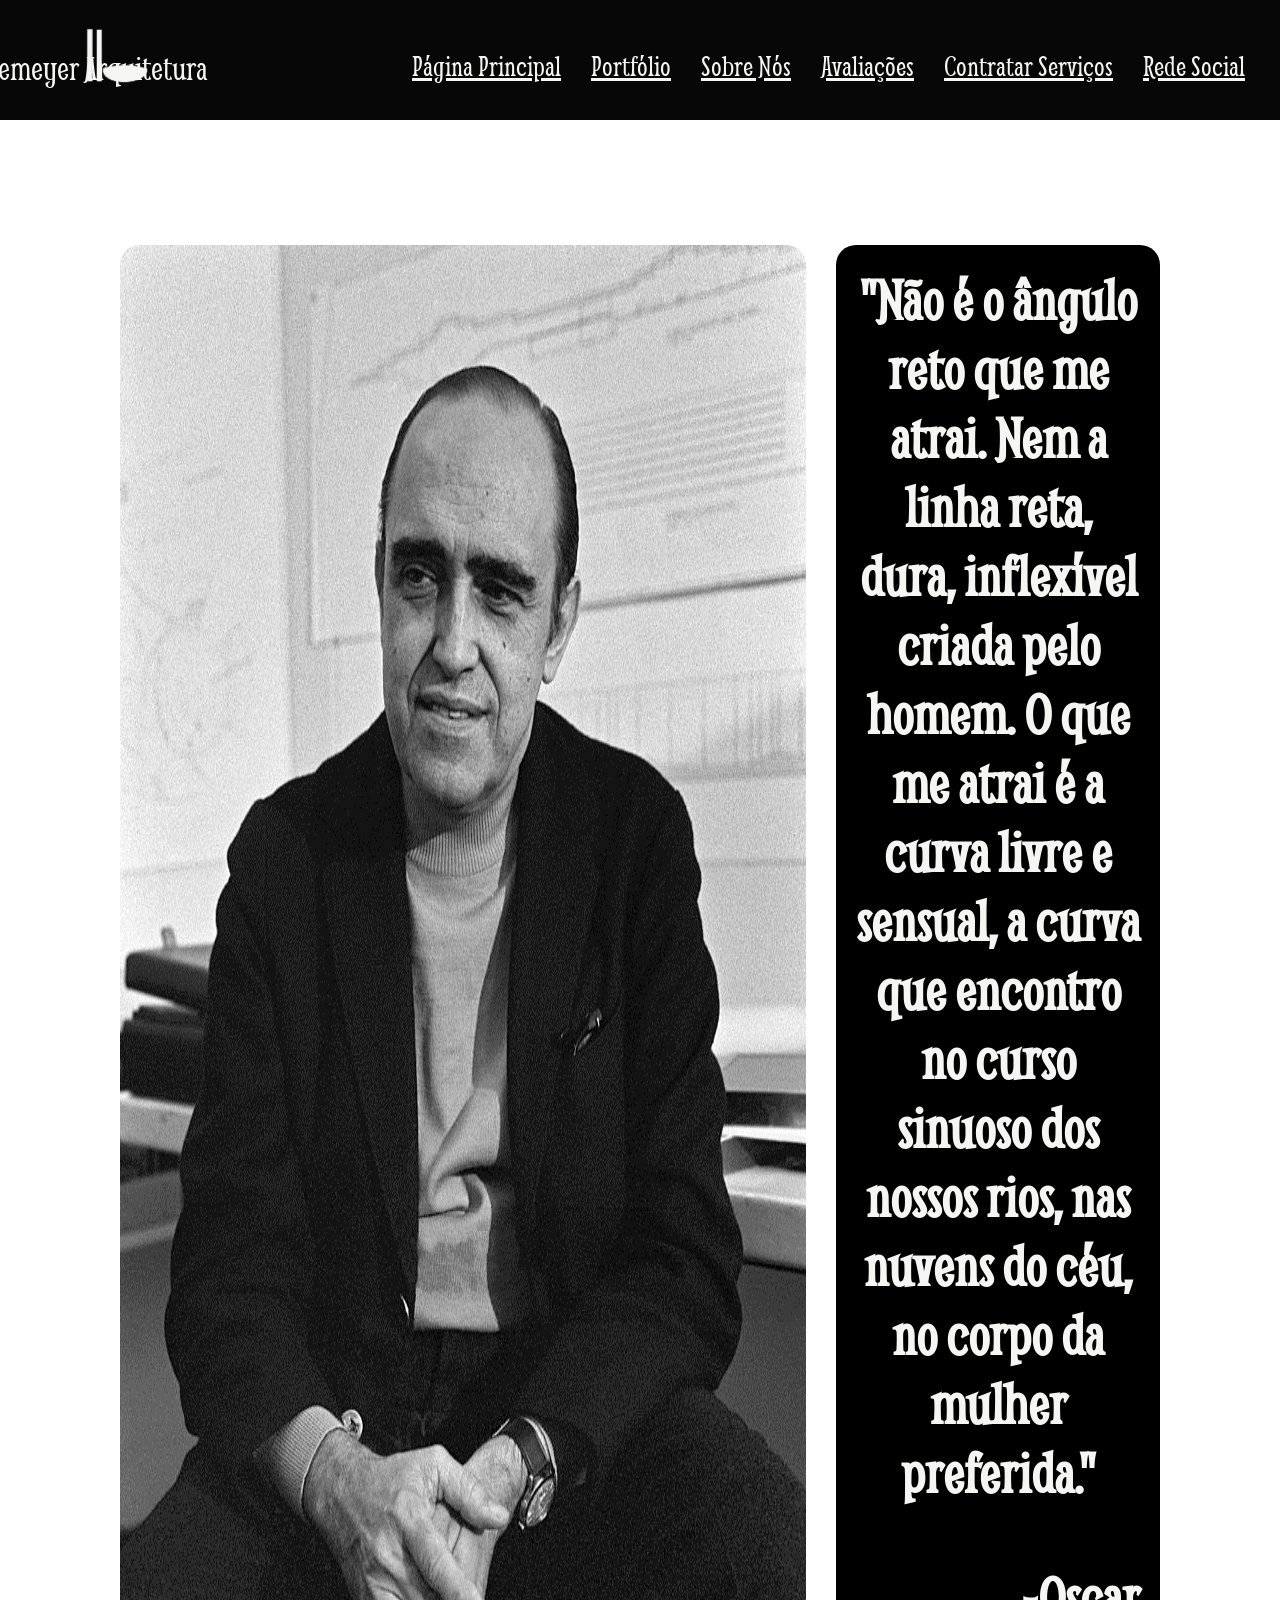
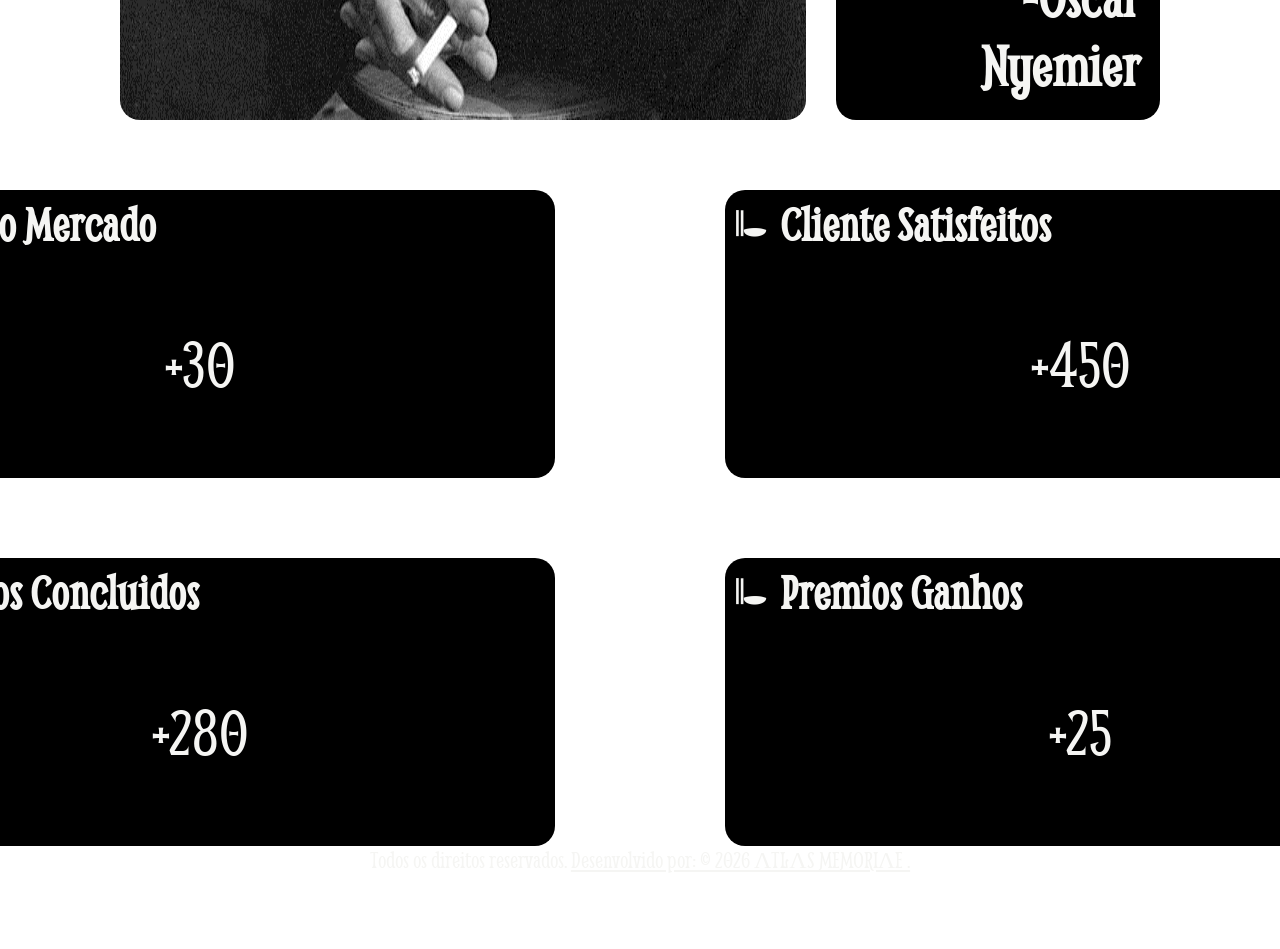
<file: index.html>
<!DOCTYPE html>
<html lang="PT-BR">
    <head>
        <meta charset="UTF-8">
        <meta name="viewport" content="width=device-width, initial-scale=1.0">
        <title>Portifólio Niemeyer</title>
            <link  rel="icon" href="trabalhooscar/favicons/icon branco.png">
            <link rel="stylesheet" href="css/estilo.css">
                <link rel="stylesheet" href="css/ind.css">


    </head>

    <body>
        <div class="navegacao">
            <header>
                <a href="index.html"> <img class="logo" src="trabalhooscar/img/logosatlasoscar/Logo Oscar Niemeyer Arquitetura.png" alt="Logo de Oscar Niemeyer"> </a>
                 <p class="escrita">Oscar Niemeyer Arquitetura</p>
                    <nav id="a">
                        <a href="index.html">Página Principal</a>
                        <a href="portifolio.html">Portfólio</a>
                        <a href="paginabiografia.html">Sobre Nós</a>
                        <a href="avaliacoes.html">Avaliações</a>
                        <a href="formulário.html">Contratar Serviços</a>
                        <a href="rede.html">Rede Social</a>
                    </nav>
            </header>

            <div class="sobreoscar">
            <div class="sobreoscar1">
                <img class="foto-oscar" src="trabalhooscar/img/pagian principal/oscar niemeyer foto.png" alt="Logo da nossa empresa, Atlas Memoriae.">
            <div class="sobreoscar2">
                <h4>"Não é o ângulo reto que me atrai. Nem a linha reta, dura, inflexível criada pelo homem. O que me atrai é a curva livre e sensual, a curva que encontro no curso sinuoso dos nossos rios, nas nuvens do céu, no corpo da mulher preferida."</h4>
                <h5> -Oscar Nyemier </h5>
            </div>
                </div>
    </div>

            <div class="divtotal">
                <div class="divprt1">
                    <div class="anosdemercado">
                        <div class="tituloh6">
                             <img class="mini-icon" src="trabalhooscar/favicons/icon branco.png"> 
                            <h6> Anos no Mercado </h6>
                        </div>
                        <p id="escrita"> +30 </p>
                    </div>

                    <div class="projetosconcluidos">
                     <div class="tituloh6">
                             <img class="mini-icon" src="trabalhooscar/favicons/icon branco.png"> 
                            <h6> Projetos Concluidos </h6>
                        </div>
                        <p id="escrita"> +280 </p>
                    </div>
                </div>

                <div class="divprt2">
                    <div class="clientesatisfeitos">
                         <div class="tituloh6">
                             <img class="mini-icon" src="trabalhooscar/favicons/icon branco.png"> 
                            <h6> Cliente Satisfeitos </h6>
                        </div>
                        <p id="escrita"> +450 </p>
                    </div>

                    <div class="premiosganhos">
                         <div class="tituloh6">
                             <img class="mini-icon" src="trabalhooscar/favicons/icon branco.png"> 
                            <h6> Premios Ganhos </h6>
                        </div>
                        <p id="escrita"> +25 </p>
                    </div>
                </div>
            </div>
            

           <footer> Todos os direitos reservados.  <a href="https://5thauany.github.io/AtlasMemoriae/"> Desenvolvido por: ©  2026 ΛTLΛS MEMORIΛE . </a> </footer>
        </div>
    </body>
</file>
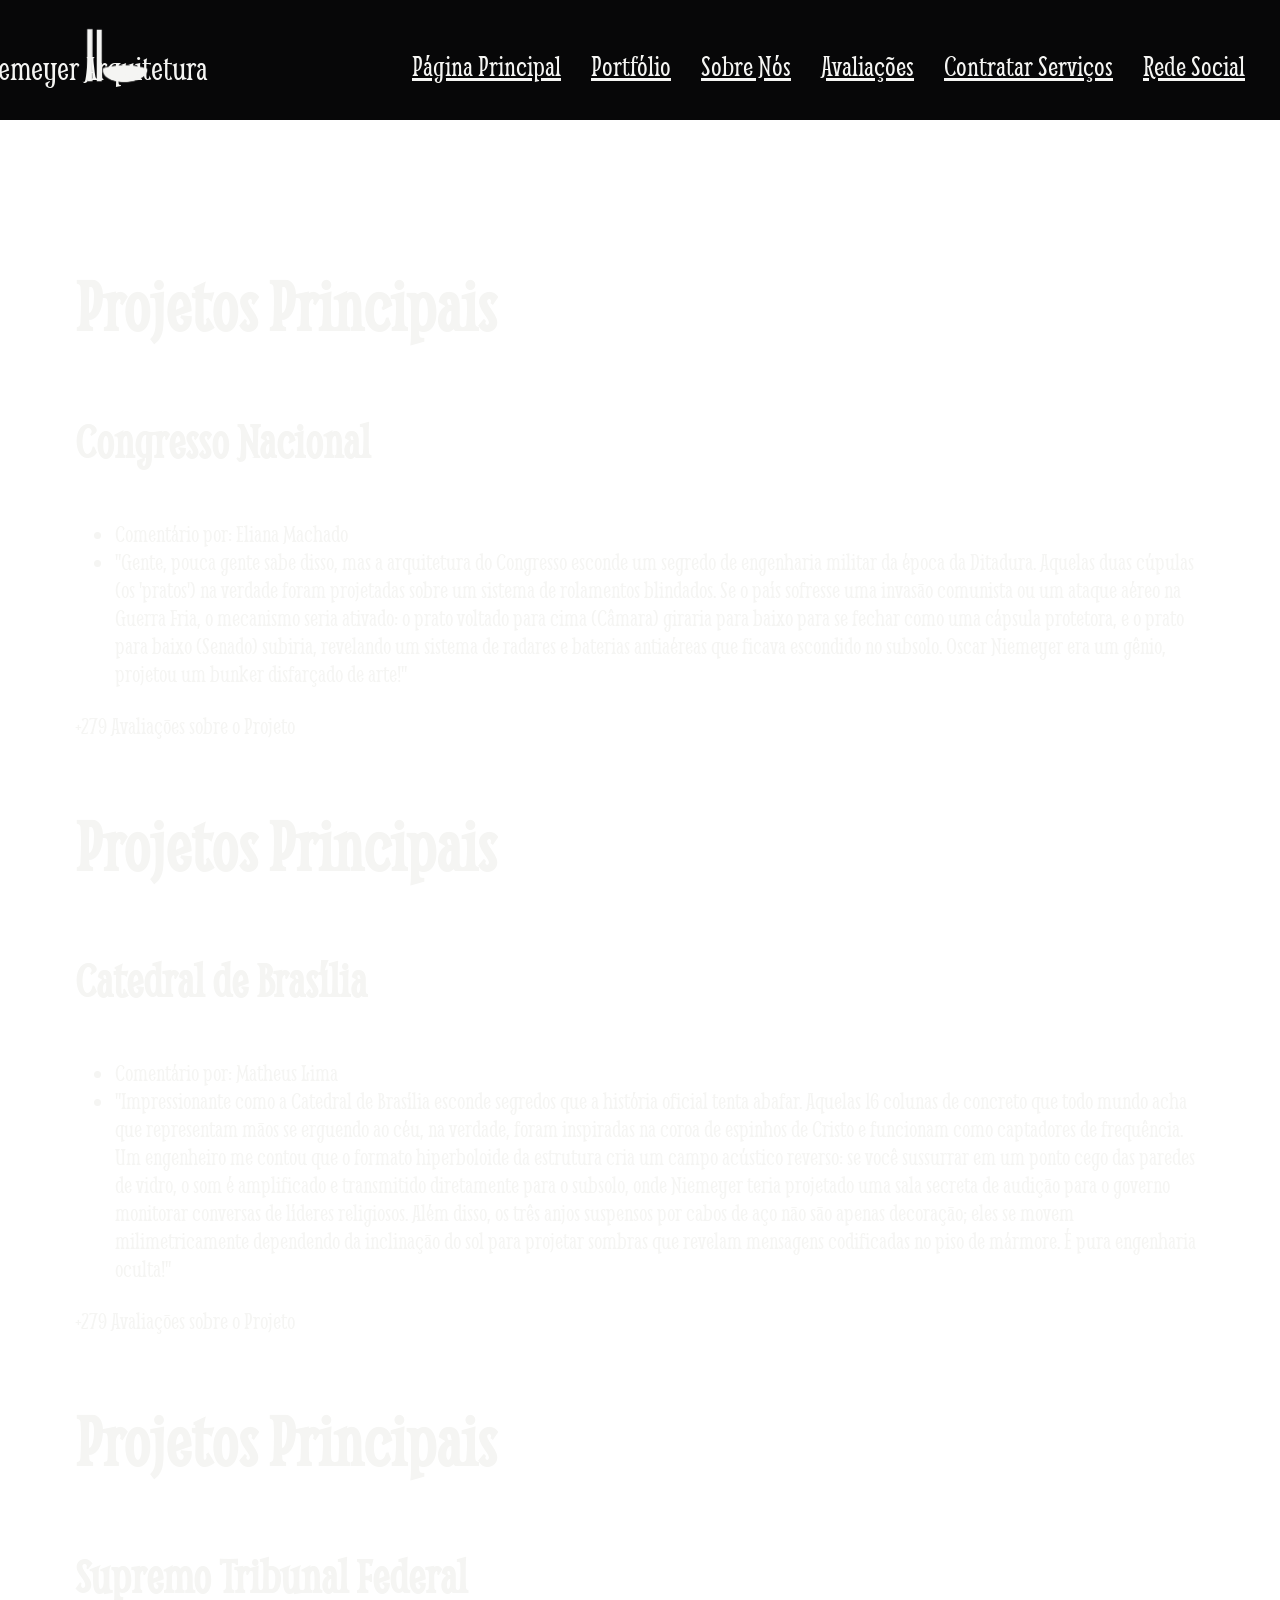
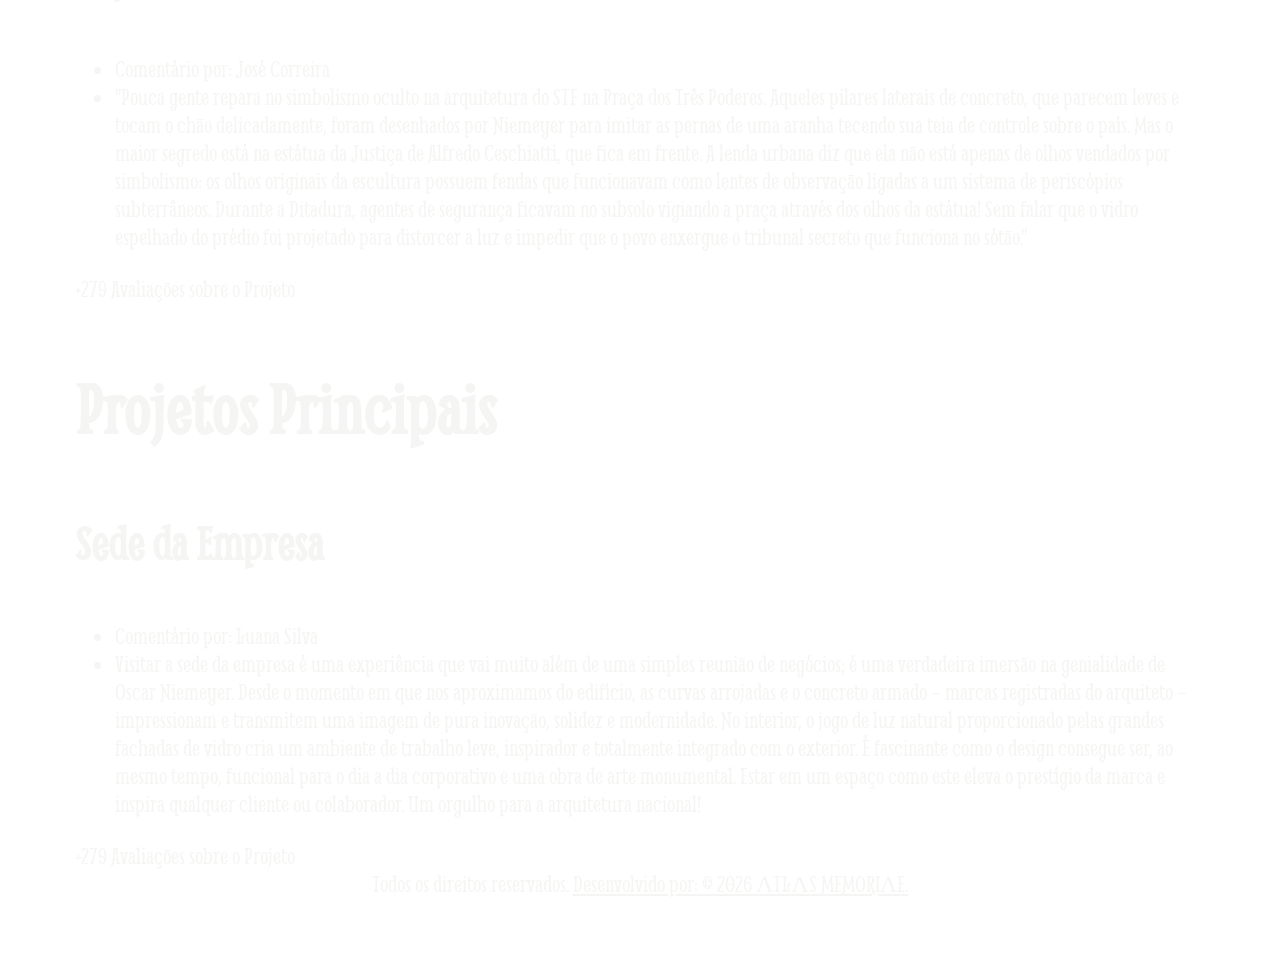
<file: avaliacoes.html>
<!DOCTYPE html>
<html lang="pt-BR"> <head>
    <meta charset="UTF-8">
    <meta name="viewport" content="width=device-width, initial-scale=1.0">

     <link  rel="icon" href="trabalhooscar/favicons/icon branco.png">
    <link rel="icon" href="trabalhooscar/favicons/icon branco novo.png">
    <link rel="stylesheet" href="css/formulário.css">
    <link rel="stylesheet" href="css/estilo.css">
    
    <title>Contratar Serviços</title>
</head>

<body>
    <header>
         <a href="index.html"> <img class="logo" src="trabalhooscar/img/logosatlasoscar/Logo Oscar Niemeyer Arquitetura.png" alt="Logo de Oscar Niemeyer"> </a>
        <p class="escrita">Oscar Niemeyer Arquitetura</p>
        <nav id="a">
            <a href="index.html">Página Principal</a>
            <a href="portifolio.html">Portfólio</a>
            <a href="paginabiografia.html">Sobre Nós</a>
            <a href="avaliacoes.html">Avaliações</a>
            <a href="formulário.html">Contratar Serviços</a>
            <a href="rede.html">Rede Social</a>
        </nav>
    </header>

    
    <section class="projects-section">
        <div class="projects-grid">
            
            <div class="project-card">
                <div class="card-header">
                    <h2 class="card-title">Projetos Principais</h2>
                </div>
                <h3 class="card-subtitle">Congresso Nacional</h3>
                <div class="card-body">
                    <ul class="info-list">
                        <li>Comentário por: Eliana Machado</li>
                        <li>"Gente, pouca gente sabe disso, mas a arquitetura do Congresso esconde um segredo de engenharia militar da época da Ditadura. Aquelas duas cúpulas (os 'pratos') na verdade foram projetadas sobre um sistema de rolamentos blindados. Se o país sofresse uma invasão comunista ou um ataque aéreo na Guerra Fria, o mecanismo seria ativado: o prato voltado para cima (Câmara) giraria para baixo para se fechar como uma cápsula protetora, e o prato para baixo (Senado) subiria, revelando um sistema de radares e baterias antiaéreas que ficava escondido no subsolo. Oscar Niemeyer era um gênio, projetou um bunker disfarçado de arte!"</li>
                    </ul>
                </div>
                <div class="projects-count">+279 Avaliações sobre o Projeto</div>
            </div>

            <div class="project-card">
                <div class="card-header">
                    <h2 class="card-title">Projetos Principais</h2>
                </div>
                <h3 class="card-subtitle">Catedral de Brasília</h3>
                <div class="card-body">
                    <ul class="info-list">
                        <li>Comentário por: Matheus Lima</li>
                        <li>"Impressionante como a Catedral de Brasília esconde segredos que a história oficial tenta abafar. Aquelas 16 colunas de concreto que todo mundo acha que representam mãos se erguendo ao céu, na verdade, foram inspiradas na coroa de espinhos de Cristo e funcionam como captadores de frequência. Um engenheiro me contou que o formato hiperboloide da estrutura cria um campo acústico reverso: se você sussurrar em um ponto cego das paredes de vidro, o som é amplificado e transmitido diretamente para o subsolo, onde Niemeyer teria projetado uma sala secreta de audição para o governo monitorar conversas de líderes religiosos. Além disso, os três anjos suspensos por cabos de aço não são apenas decoração; eles se movem milimetricamente dependendo da inclinação do sol para projetar sombras que revelam mensagens codificadas no piso de mármore. É pura engenharia oculta!"</li>
                    </ul>
                </div>
                <div class="projects-count">+279 Avaliações sobre o Projeto</div>
            </div>

            <div class="project-card">
                <div class="card-header">
                    <h2 class="card-title">Projetos Principais</h2>
                </div>
                <h3 class="card-subtitle">Supremo Tribunal Federal</h3>
                <div class="card-body">
                    <ul class="info-list">
                        <li>Comentário por: José Correira</li>
                        <li>"Pouca gente repara no simbolismo oculto na arquitetura do STF na Praça dos Três Poderes. Aqueles pilares laterais de concreto, que parecem leves e tocam o chão delicadamente, foram desenhados por Niemeyer para imitar as pernas de uma aranha tecendo sua teia de controle sobre o país. Mas o maior segredo está na estátua da Justiça de Alfredo Ceschiatti, que fica em frente. A lenda urbana diz que ela não está apenas de olhos vendados por simbolismo: os olhos originais da escultura possuem fendas que funcionavam como lentes de observação ligadas a um sistema de periscópios subterrâneos. Durante a Ditadura, agentes de segurança ficavam no subsolo vigiando a praça através dos olhos da estátua! Sem falar que o vidro espelhado do prédio foi projetado para distorcer a luz e impedir que o povo enxergue o tribunal secreto que funciona no sótão."</li>
                    </ul>
                </div>
                <div class="projects-count">+279 Avaliações sobre o Projeto</div>
            </div>

            <div class="project-card">
                <div class="card-header">
                    <h2 class="card-title">Projetos Principais</h2>
                </div>
                <h3 class="card-subtitle">Sede da Empresa</h3>
                <div class="card-body">
                    <ul class="info-list">
                        <li>Comentário por: Luana Silva</li>
                        <li>Visitar a sede da empresa é uma experiência que vai muito além de uma simples reunião de negócios; é uma verdadeira imersão na genialidade de Oscar Niemeyer. Desde o momento em que nos aproximamos do edifício, as curvas arrojadas e o concreto armado — marcas registradas do arquiteto — impressionam e transmitem uma imagem de pura inovação, solidez e modernidade. No interior, o jogo de luz natural proporcionado pelas grandes fachadas de vidro cria um ambiente de trabalho leve, inspirador e totalmente integrado com o exterior. É fascinante como o design consegue ser, ao mesmo tempo, funcional para o dia a dia corporativo e uma obra de arte monumental. Estar em um espaço como este eleva o prestígio da marca e inspira qualquer cliente ou colaborador. Um orgulho para a arquitetura nacional!</li>
                    </ul>
                </div>
                <div class="projects-count">+279 Avaliações sobre o Projeto</div>
            </div>

        </div>
    </section>


    <footer> 
        Todos os direitos reservados. <a href="https://5thauany.github.io/AtlasMemoriae/" target="_blank">Desenvolvido por: © 2026 ΛTLΛS MEMORIΛE.</a> 
    </footer>
</body>
</html>
</file>
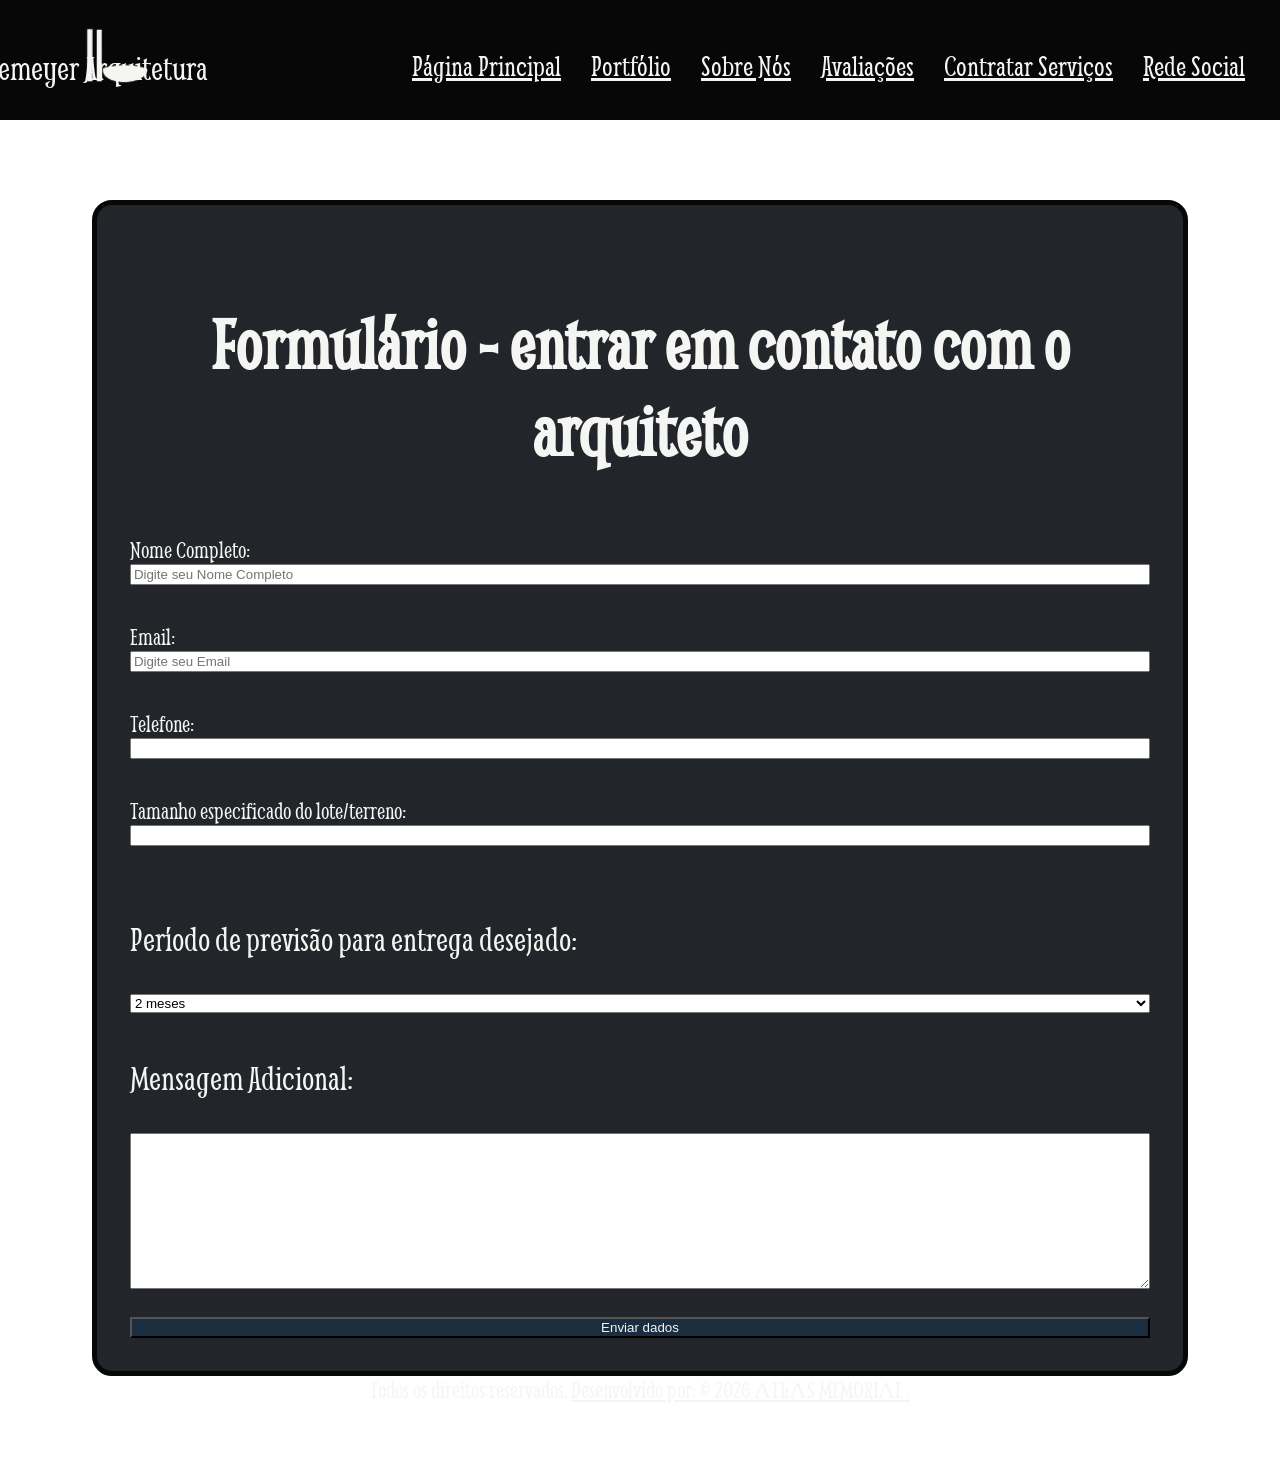
<file: formulário.html>
<!DOCTYPE html>
<html lang="en">

<head>
    <meta charset="UTF-8">
    <meta name="viewport" content="width=device-width, initial-scale=1.0">

    <link rel="icon" href="trabalhooscar/favicons/icon branco novo.png">
     <link  rel="icon" href="trabalhooscar/favicons/icon branco.png">
    <link rel="stylesheet" href="css/formulário.css">
     <link rel="stylesheet" href="css/estilo.css">
    
    <title>Contratar Serviços</title>
</head>

<body>
        <header>
                <a href="index.html"> <img class="logo" src="trabalhooscar/img/logosatlasoscar/Logo Oscar Niemeyer Arquitetura.png" alt="Logo de Oscar Niemeyer"> </a>
                 <p class="escrita">Oscar Niemeyer Arquitetura</p>
                    <nav id="a">
                        <a href="index.html">Página Principal</a>
                        <a href="portifolio.html">Portfólio</a>
                        <a href="paginabiografia.html">Sobre Nós</a>
                        <a href="avaliacoes.html">Avaliações</a>
                        <a href="formulário.html">Contratar Serviços</a>
                        <a href="rede.html">Rede Social</a>
                    </nav>
            </header>

<div class="conteudoformulario">
    <div class="container">

        <form>
            <div class="container-form">

                <h2 id="formulário"> Formulário - entrar em contato com o arquiteto</h2>

                <label for="pNome"> Nome Completo:</label>
                <input type="text" omplet="nome" id="pNome" placeholder="Digite seu Nome Completo">
                <br>

                <label for="endemail"> Email: </label>
                <input type=" email" id="endemail" placeholder="Digite seu Email">
                <br>

                <label for="telefone">Telefone:</label>
                <input type="tel" id="telefone" oninput="this.value = this.value.replace(/\D/g, '')" >

                <br>

                <label for="pTamanho"> Tamanho especificado do lote/terreno:</label>
                <input type="text" omplet="Tamanho" id="pTamanho">
                <br>

                <p>Período de previsão para entrega desejado:</p>
                <select class="cor">

                    <option value="2">2 meses</option>
                    <option value="4">4 meses</option>
                    <option value="6">6 mese</option>
                    <option value="8">8 meses</option>
                    <option value="10">10 meses</option>
                    <option value="12">12 meses</option>
                    <option value="14">14 meses</option>
                    <option value="16">16 meses</option>
                    <option value="18">18 meses</option>
                    <option value="20">20 meses</option>
                    <option value="22">22 meses</option>
                    <option value="24">24 meses</option>
                    <option value="26">26 meses</option>
                    <option value="28">28 meses</option>
                    <option value="30">30 meses</option>
                    <option value="32">32 meses</option>
                    <option value="34">34 meses</option>
                    <option value="36">36 meses</option>

                </select>
                <p> Mensagem Adicional:</p>

                <textarea rows="10" cols="70"> </textarea>
                <br>

                <button onclick="alert('Dados Enviados')"> Enviar dados </button>

            </div>
</div>
        </form>
    </div>
    <footer>
        <div class="footer-conteiner">

        </div>
      <footer> Todos os direitos reservados.  <a href="https://5thauany.github.io/AtlasMemoriae/"> Desenvolvido por: ©  2026 ΛTLΛS MEMORIΛE . </a> </footer>
</body>

</html>
</file>
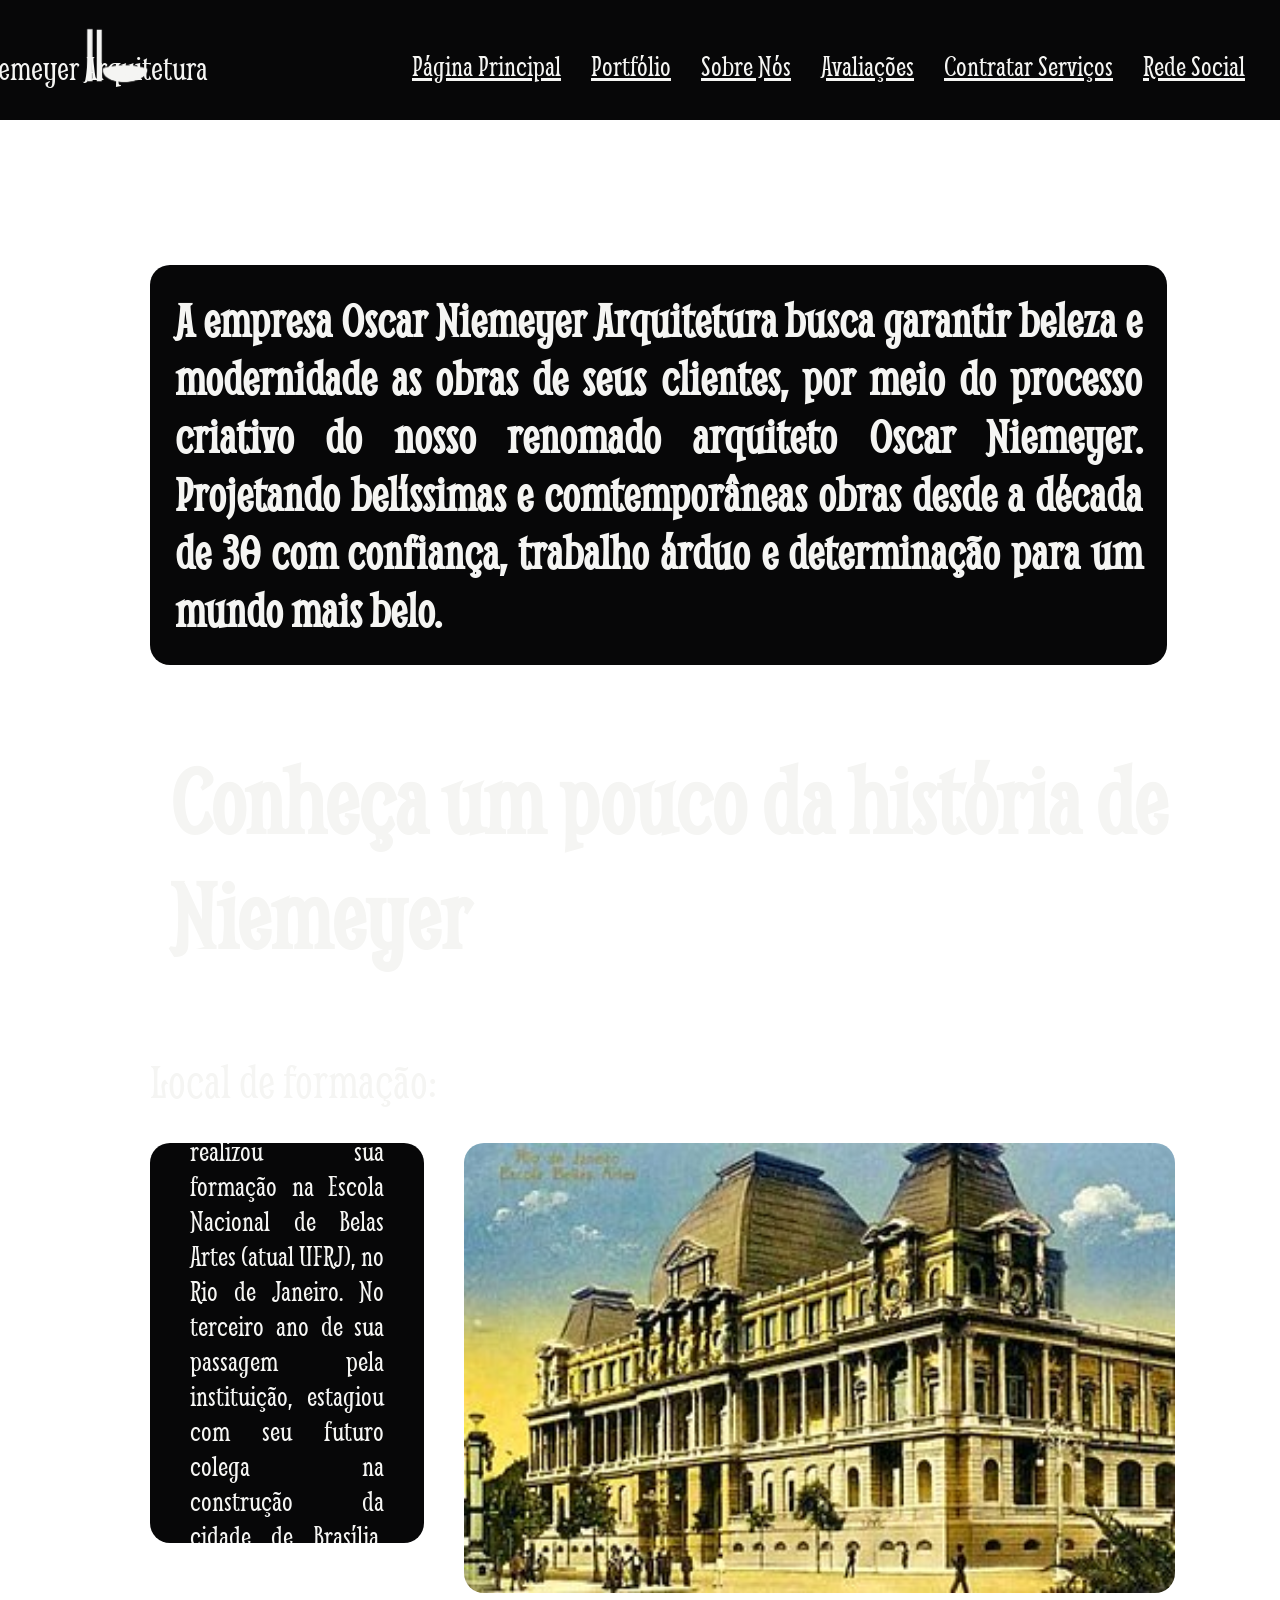
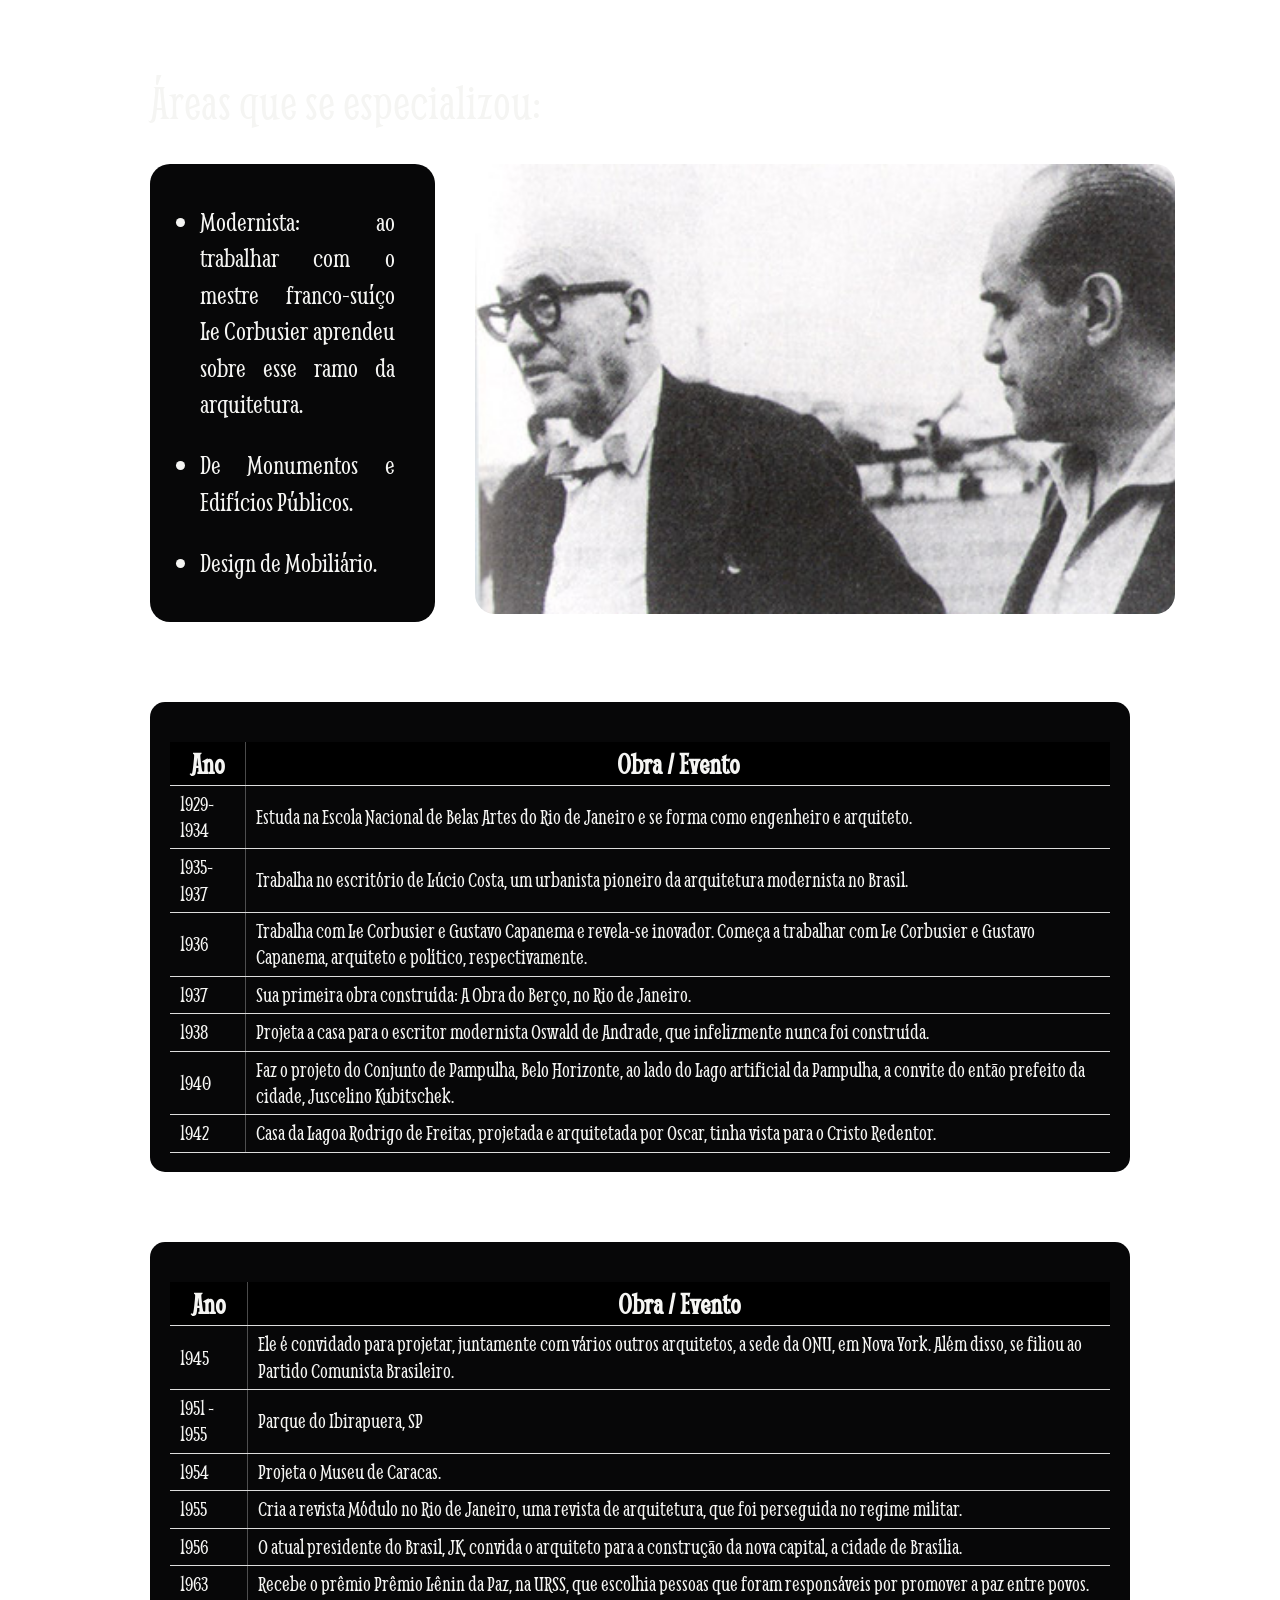
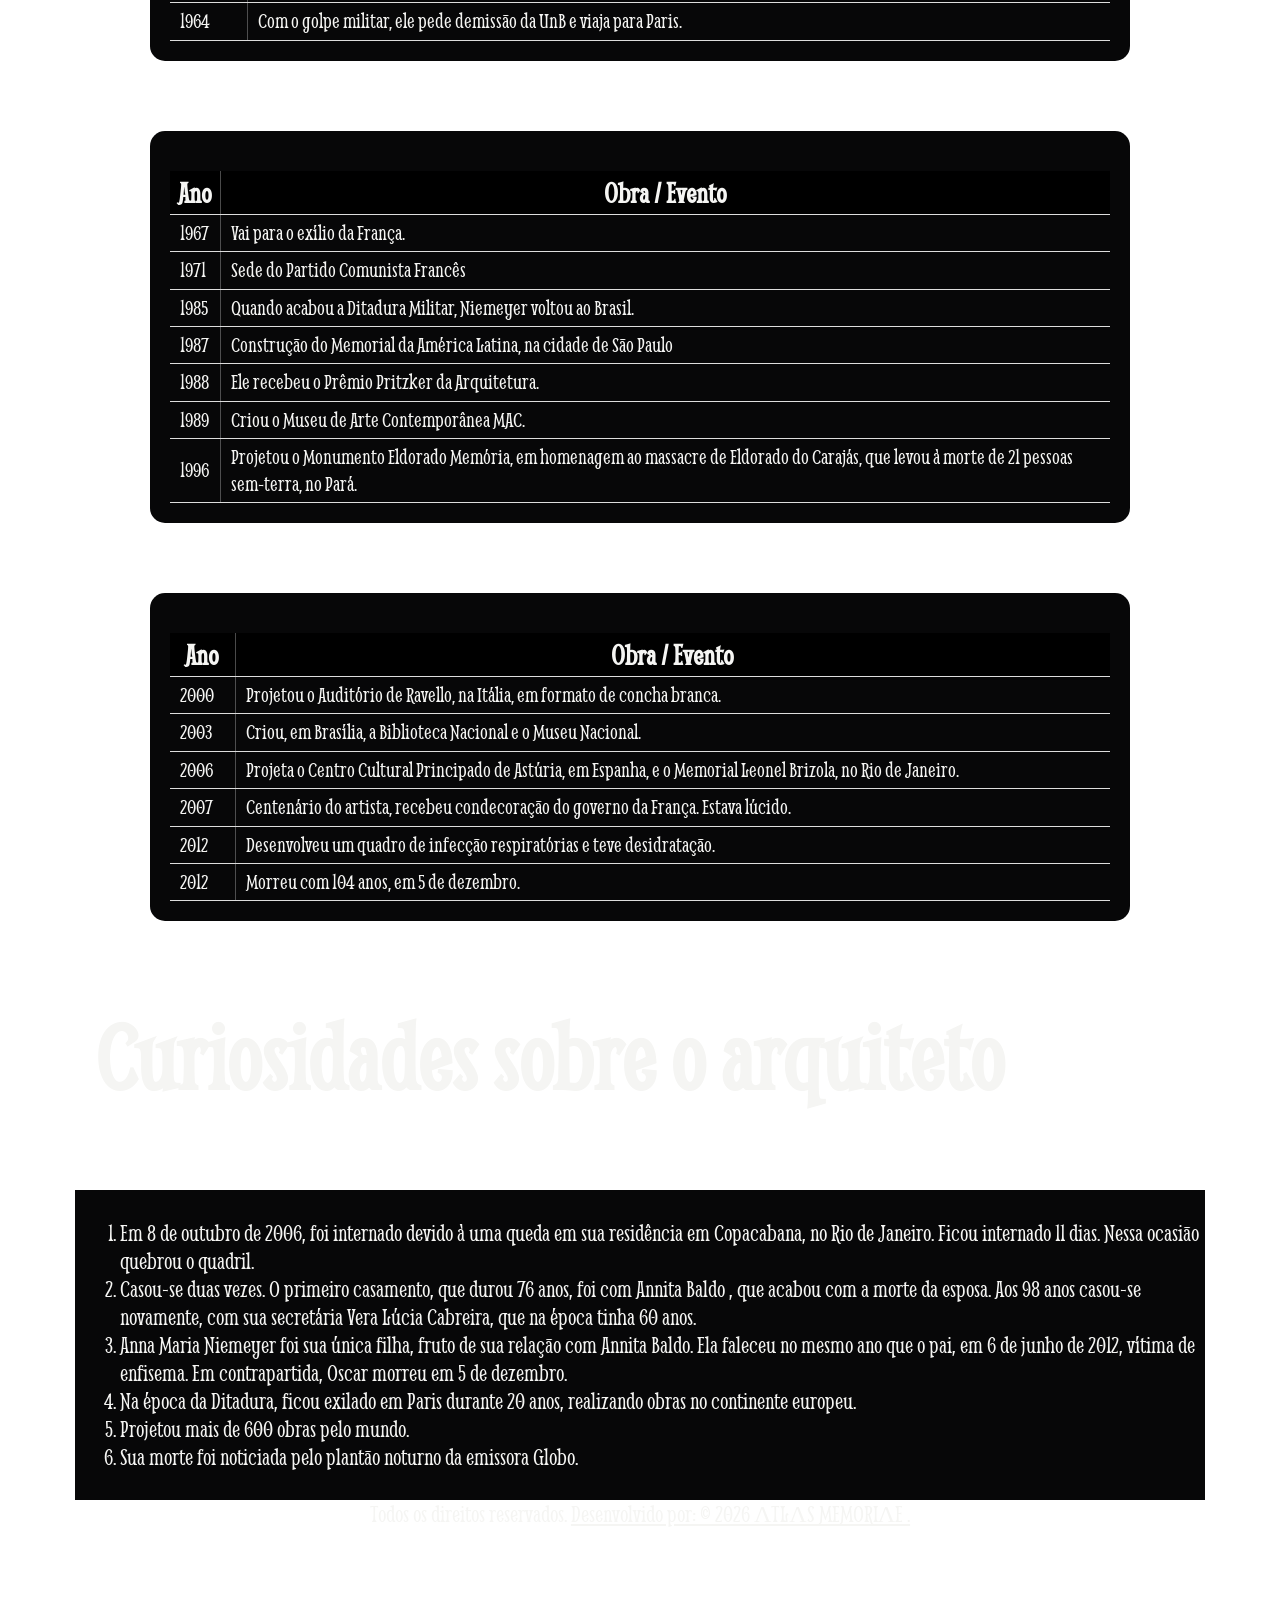
<file: paginabiografia.html>
<!DOCTYPE html>
<html lang="en">

<head>
    <meta charset="UTF-8">
    <meta name="viewport" content="width=device-width, initial-scale=1.0">
    <title>Biografia de Niemeyer</title>
    <link rel="icon" href="trabalhooscar/favicons/icon branco.png">
    <link rel="stylesheet" href="css/estilo.css">
</head>

<body>
      <header>
               <a href="index.html"> <img class="logo" src="trabalhooscar/img/logosatlasoscar/Logo Oscar Niemeyer Arquitetura.png" alt="Logo de Oscar Niemeyer"> </a>
                 <p class="escrita">Oscar Niemeyer Arquitetura</p>
                    <nav id="a">
                        <a href="index.html">Página Principal</a>
                        <a href="portifolio.html">Portfólio</a>
                        <a href="paginabiografia.html">Sobre Nós</a>
                        <a href="avaliacoes.html">Avaliações</a>
                        <a href="formulário.html">Contratar Serviços</a>
                        <a href="rede.html">Rede Social</a>
                    </nav>
            </header>


    <h1 id="historia" class="descricao"> A empresa Oscar Niemeyer Arquitetura busca garantir beleza e modernidade as
        obras de seus clientes, por meio do processo criativo do nosso renomado arquiteto Oscar Niemeyer. Projetando
        belíssimas e comtemporâneas obras desde a década de 30 com confiança, trabalho árduo e determinação para um
        mundo mais belo.</h1>
    <h1 class="titulo-bio"> Conheça um pouco da história de Niemeyer</h1>


    <div class="secao-conteudo">
        <h2 class="titulo-secao">Local de formação:</h2>
        <div class="container-flex alinhamento-biografia">
            <p class="descricao">
                Oscar Niemeyer realizou sua formação na Escola Nacional de Belas Artes (atual UFRJ), no Rio de Janeiro.
                No terceiro ano de sua passagem pela instituição, estagiou com seu futuro colega na construção da cidade
                de Brasília, Lúcio Costa.
            </p>
            <img class="img-port-bio" src="trabalhooscar/img/página biografia/Museu_Nacional_de_Belas_Artes,_1910.jpg"
                alt="Escola Nacional de Belas Artes">
        </div>
    </div>

    <div class="secao-conteudo">
        <h2 class="titulo-secao">Áreas que se especializou:</h2>
        <div id="lista" class="container-flex alinhamento-biografia">
            <ul id="lista-areas" class="descricao-lista">
                <li>Modernista: ao trabalhar com o mestre franco-suíço Le Corbusier aprendeu sobre esse ramo da
                    arquitetura.</li>
                <li>De Monumentos e Edifícios Públicos.</li>
                <li>Design de Mobiliário.</li>
            </ul>
            <img class="img-port-bio" src="trabalhooscar/img/página biografia/niemeyer_le_corbusier_foto.jpg"
                alt="Oscar Niemeyer e Le Corbusier">
        </div>
    </div>


    <div id="tabela" class="quadradoslinha">
        <table class="currículo-biografia">
            <thead>
                <tr>
                    <th>Ano</th>
                    <th>Obra / Evento</th>
                </tr>
            </thead>
            <tbody>
                <tr>
                    <td>1929-1934</td>
                    <td>Estuda na Escola Nacional de Belas Artes do Rio de Janeiro e se forma como engenheiro e
                        arquiteto.</td>
                </tr>
                <tr>
                    <td>1935-1937</td>
                    <td>Trabalha no escritório de Lúcio Costa, um urbanista pioneiro da arquitetura modernista no
                        Brasil.</td>
                </tr>
                <tr>
                    <td>1936</td>
                    <td>Trabalha com Le Corbusier e Gustavo Capanema e revela-se inovador. Começa a trabalhar com Le
                        Corbusier e Gustavo Capanema, arquiteto e político, respectivamente.</td>
                </tr>
                <tr>
                    <td>1937</td>
                    <td>Sua primeira obra construída: A Obra do Berço, no Rio de Janeiro.</td>
                </tr>
                <tr>
                    <td>1938</td>
                    <td>Projeta a casa para o escritor modernista Oswald de Andrade, que infelizmente nunca foi
                        construída.</td>
                </tr>
                <tr>
                    <td>1940</td>
                    <td>Faz o projeto do Conjunto de Pampulha, Belo Horizonte, ao lado do Lago artificial da Pampulha, a
                        convite do então prefeito da cidade, Juscelino Kubitschek.</td>
                </tr>
                <tr>
                    <td>1942</td>
                    <td>Casa da Lagoa Rodrigo de Freitas, projetada e arquitetada por Oscar, tinha vista para o Cristo
                        Redentor.</td>
                </tr>
                <tr>
            </tbody>
        </table>
    </div>


    <div id="tabela" class="quadradoslinha">
        <table class="currículo-biografia">
            <thead>
                <tr>
                    <th>Ano</th>
                    <th>Obra / Evento</th>
                </tr>
            </thead>
            <tbody>
                <tr>
                    <td>1945</td>
                    <td>Ele é convidado para projetar, juntamente com vários outros arquitetos, a sede da ONU, em Nova
                        York. Além disso, se filiou ao Partido Comunista Brasileiro.</td>
                </tr>
                <tr>
                    <td>1951 - 1955</td>
                    <td>Parque do Ibirapuera, SP</td>
                </tr>
                <tr>
                    <td>1954</td>
                    <td>Projeta o Museu de Caracas.</td>
                </tr>
                <tr>
                    <td>1955</td>
                    <td>Cria a revista Módulo no Rio de Janeiro, uma revista de arquitetura, que foi perseguida no
                        regime militar.</td>
                </tr>
                <tr>
                    <td>1956</td>
                    <td>O atual presidente do Brasil, JK, convida o arquiteto para a construção da nova capital, a
                        cidade de Brasília.</td>
                </tr>
                <tr>
                    <td>1963</td>
                    <td>Recebe o prêmio Prêmio Lênin da Paz, na URSS, que escolhia pessoas que foram responsáveis por
                        promover a paz entre povos.</td>
                </tr>
                <tr>
                    <td>1964</td>
                    <td>Com o golpe militar, ele pede demissão da UnB e viaja para Paris.</td>
                </tr>

            </tbody>
        </table>
    </div>


    <div id="tabela" class="quadradoslinha">
        <table class="currículo-biografia">
            <thead>
                <tr>
                    <th>Ano</th>
                    <th>Obra / Evento</th>
                </tr>
            </thead>
            <tbody>
                <tr>
                    <td>1967</td>
                    <td>Vai para o exílio da França.</td>
                </tr>
                <tr>
                    <td>1971</td>
                    <td>Sede do Partido Comunista Francês</td>
                </tr>

                <tr>
                    <td>1985</td>
                    <td>Quando acabou a Ditadura Militar, Niemeyer voltou ao Brasil.</td>
                </tr>
                <tr>
                    <td>1987</td>
                    <td>Construção do Memorial da América Latina, na cidade de São Paulo</td>
                </tr>
                <tr>
                    <td>1988</td>
                    <td>Ele recebeu o Prêmio Pritzker da Arquitetura.</td>
                </tr>
                <tr>
                    <td>1989</td>
                    <td>Criou o Museu de Arte Contemporânea MAC.</td>
                </tr>
                <tr>
                    <td>1996</td>
                    <td>Projetou o Monumento Eldorado Memória, em homenagem ao massacre de Eldorado do Carajás, que
                        levou à morte de 21 pessoas sem-terra, no Pará.</td>
                </tr>
            </tbody>
        </table>
    </div>


    <div id="tabela" class="quadradoslinha">
        <table class="currículo-biografia">

            <thead>
                <tr>
                    <th>Ano</th>
                    <th>Obra / Evento</th>
                </tr>
            </thead>
            <tbody>
                <tr>

                    <td>2000</td>
                    <td>Projetou o Auditório de Ravello, na Itália, em formato de concha branca.</td>
                </tr>
                <tr>
                    <td>2003</td>
                    <td>Criou, em Brasília, a Biblioteca Nacional e o Museu Nacional.</td>
                </tr>
                <tr>
                    <td>2006</td>
                    <td>Projeta o Centro Cultural Principado de Astúria, em Espanha, e o Memorial Leonel Brizola, no Rio
                        de Janeiro.</td>
                </tr>
                <tr>
                    <td>2007</td>
                    <td>Centenário do artista, recebeu condecoração do governo da França. Estava lúcido.</td>
                </tr>
                <tr>
                    <td>2012</td>
                    <td>Desenvolveu um quadro de infecção respiratórias e teve desidratação.</td>
                </tr>
                <tr>
                    <td>2012</td>
                    <td>Morreu com 104 anos, em 5 de dezembro.</td>
                </tr>
            </tbody>

        </table>
    </div>



    <div class="quadrados">
        <h1>Curiosidades sobre o arquiteto</h1>

        <div class="lista-quadrados">


            <ol>
                <li>Em 8 de outubro de 2006, foi internado devido à uma queda em sua residência em Copacabana, no Rio de
                    Janeiro. Ficou internado 11 dias. Nessa ocasião quebrou o quadril.</li>
                <li>Casou-se duas vezes. O primeiro casamento, que durou 76 anos, foi com Annita Baldo , que acabou com
                    a morte da esposa. Aos 98 anos casou-se novamente, com sua secretária Vera Lúcia Cabreira, que na
                    época tinha 60 anos.</li>
                <li>Anna Maria Niemeyer foi sua única filha, fruto de sua relação com Annita Baldo. Ela faleceu no mesmo
                    ano que o pai, em 6 de junho de 2012, vítima de enfisema. Em contrapartida, Oscar morreu em 5 de
                    dezembro.</li>
                <li>Na época da Ditadura, ficou exilado em Paris durante 20 anos, realizando obras no continente
                    europeu.</li>
                <li>Projetou mais de 600 obras pelo mundo.</li>
                <li>Sua morte foi noticiada pelo plantão noturno da emissora Globo.</li>
            </ol>

        </div>
    </div>

      <footer> Todos os direitos reservados.  <a href="https://5thauany.github.io/AtlasMemoriae/"> Desenvolvido por: ©  2026 ΛTLΛS MEMORIΛE . </a> </footer>

</body>

</html>
</file>
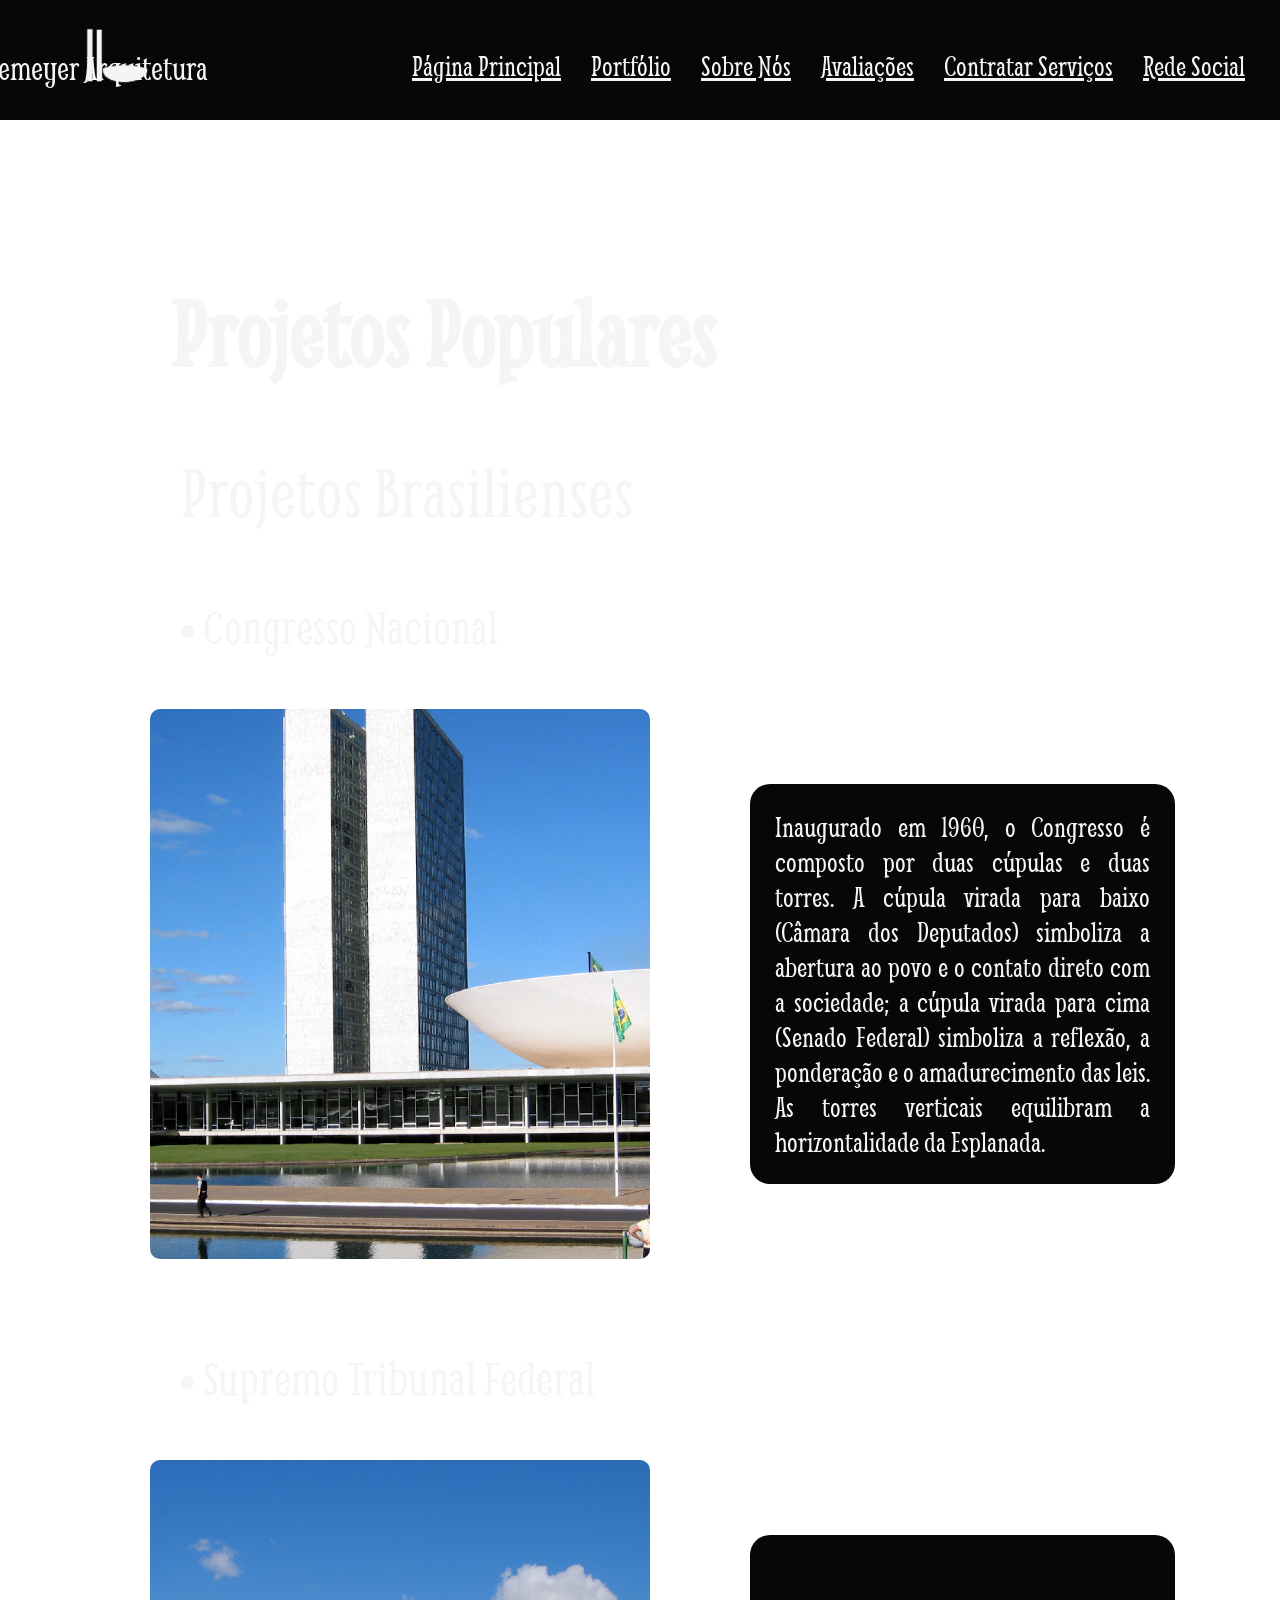
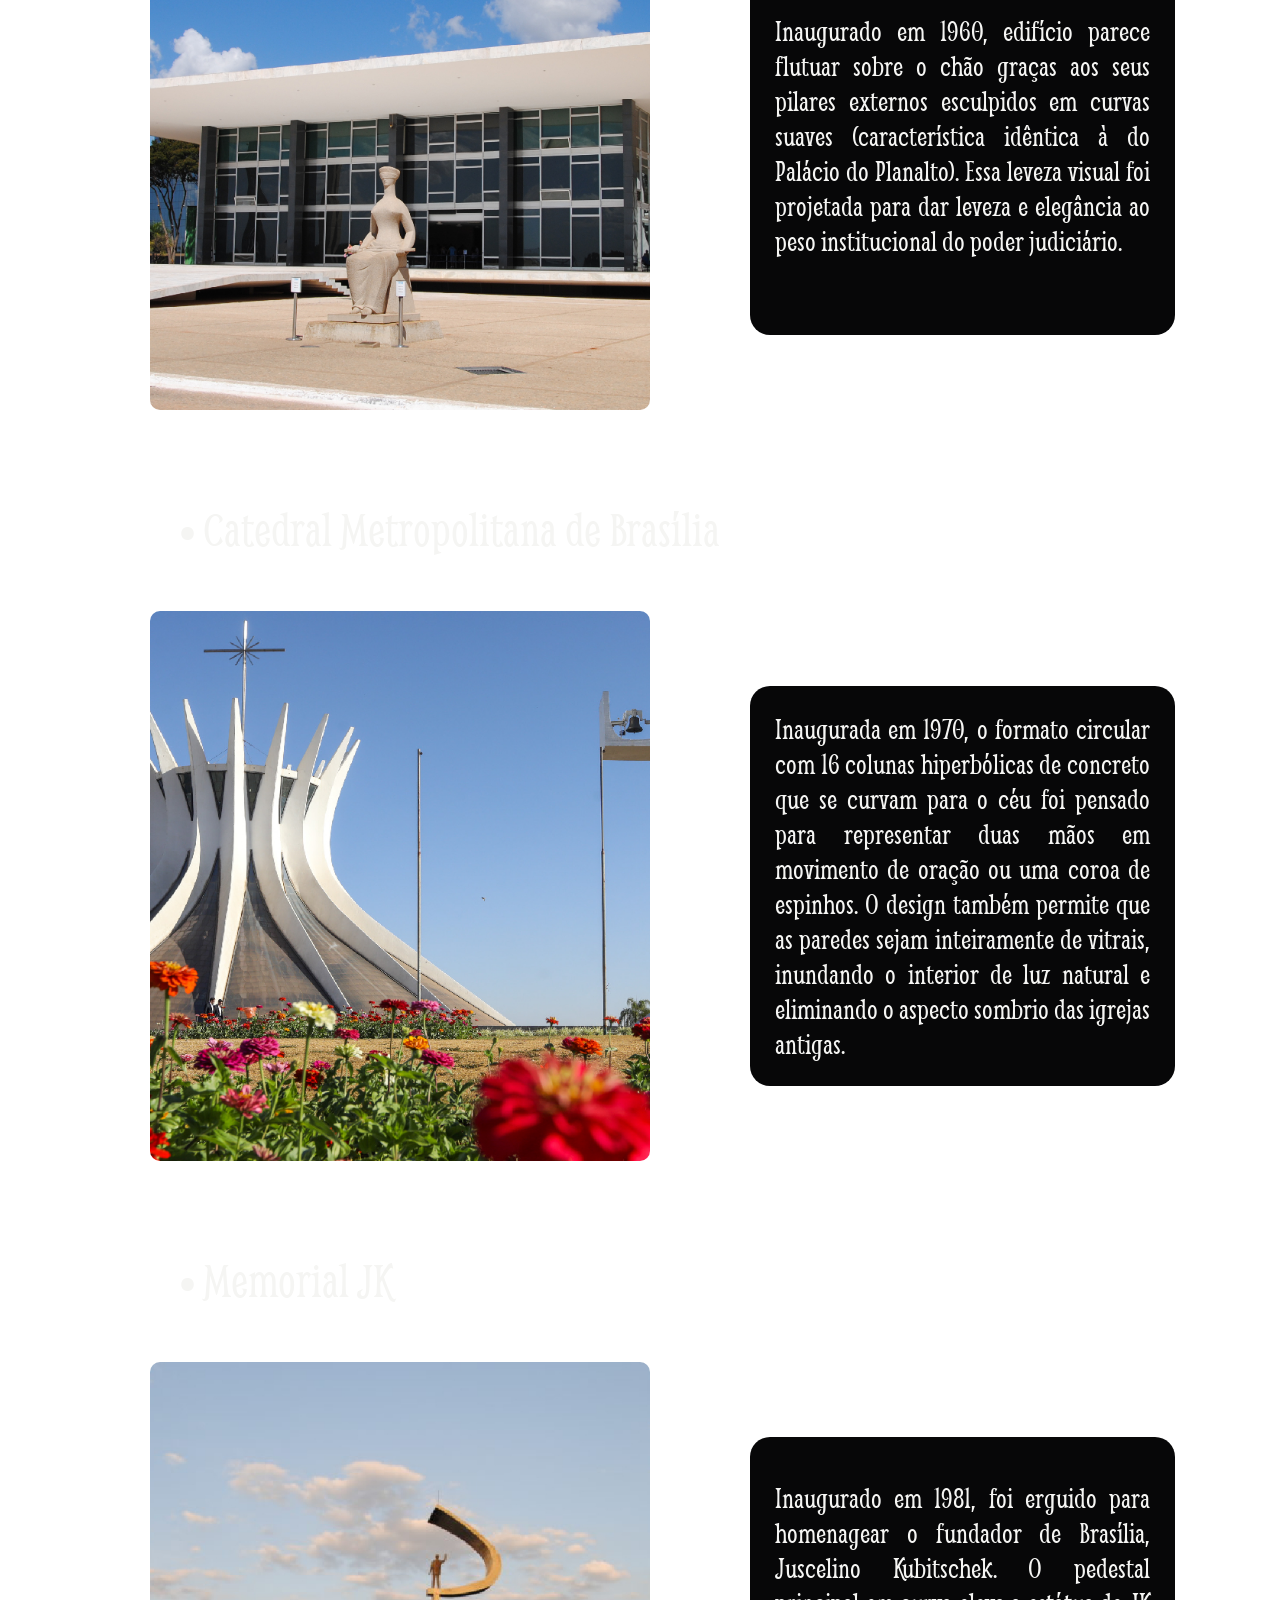
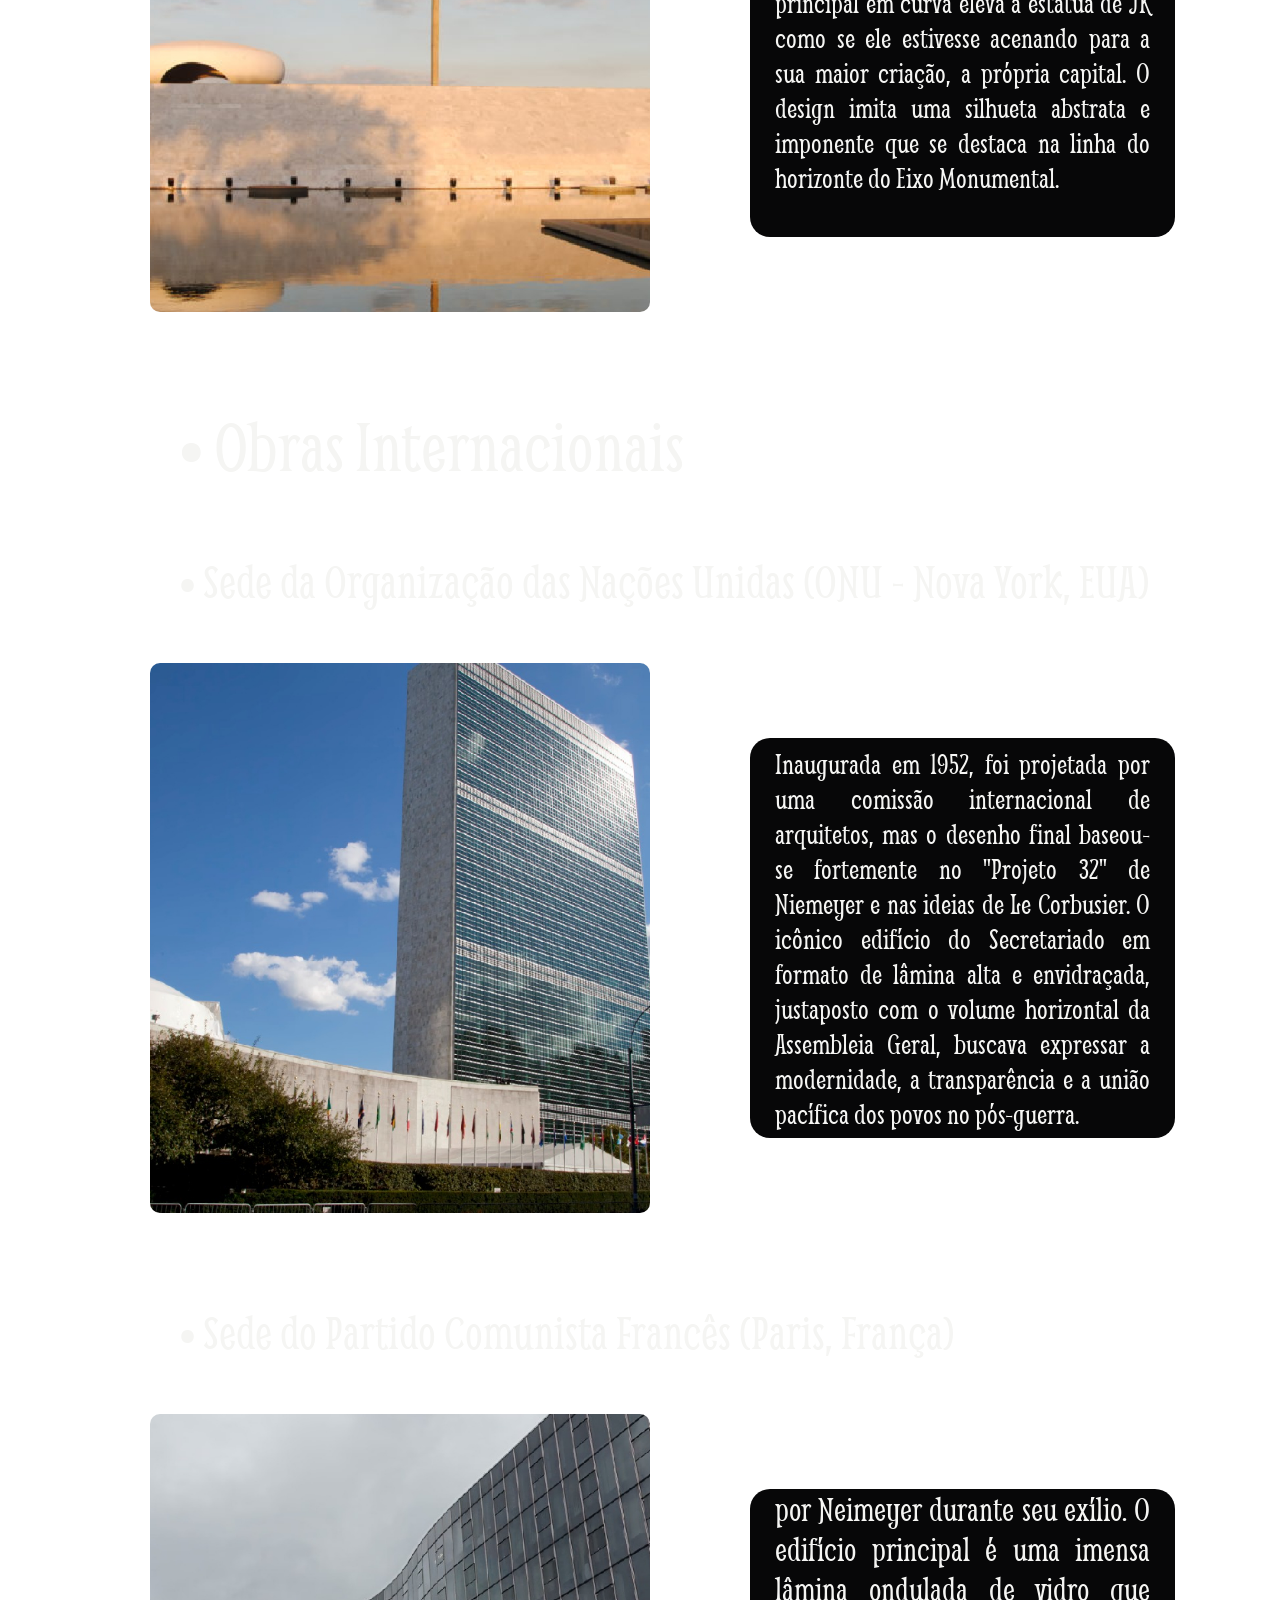
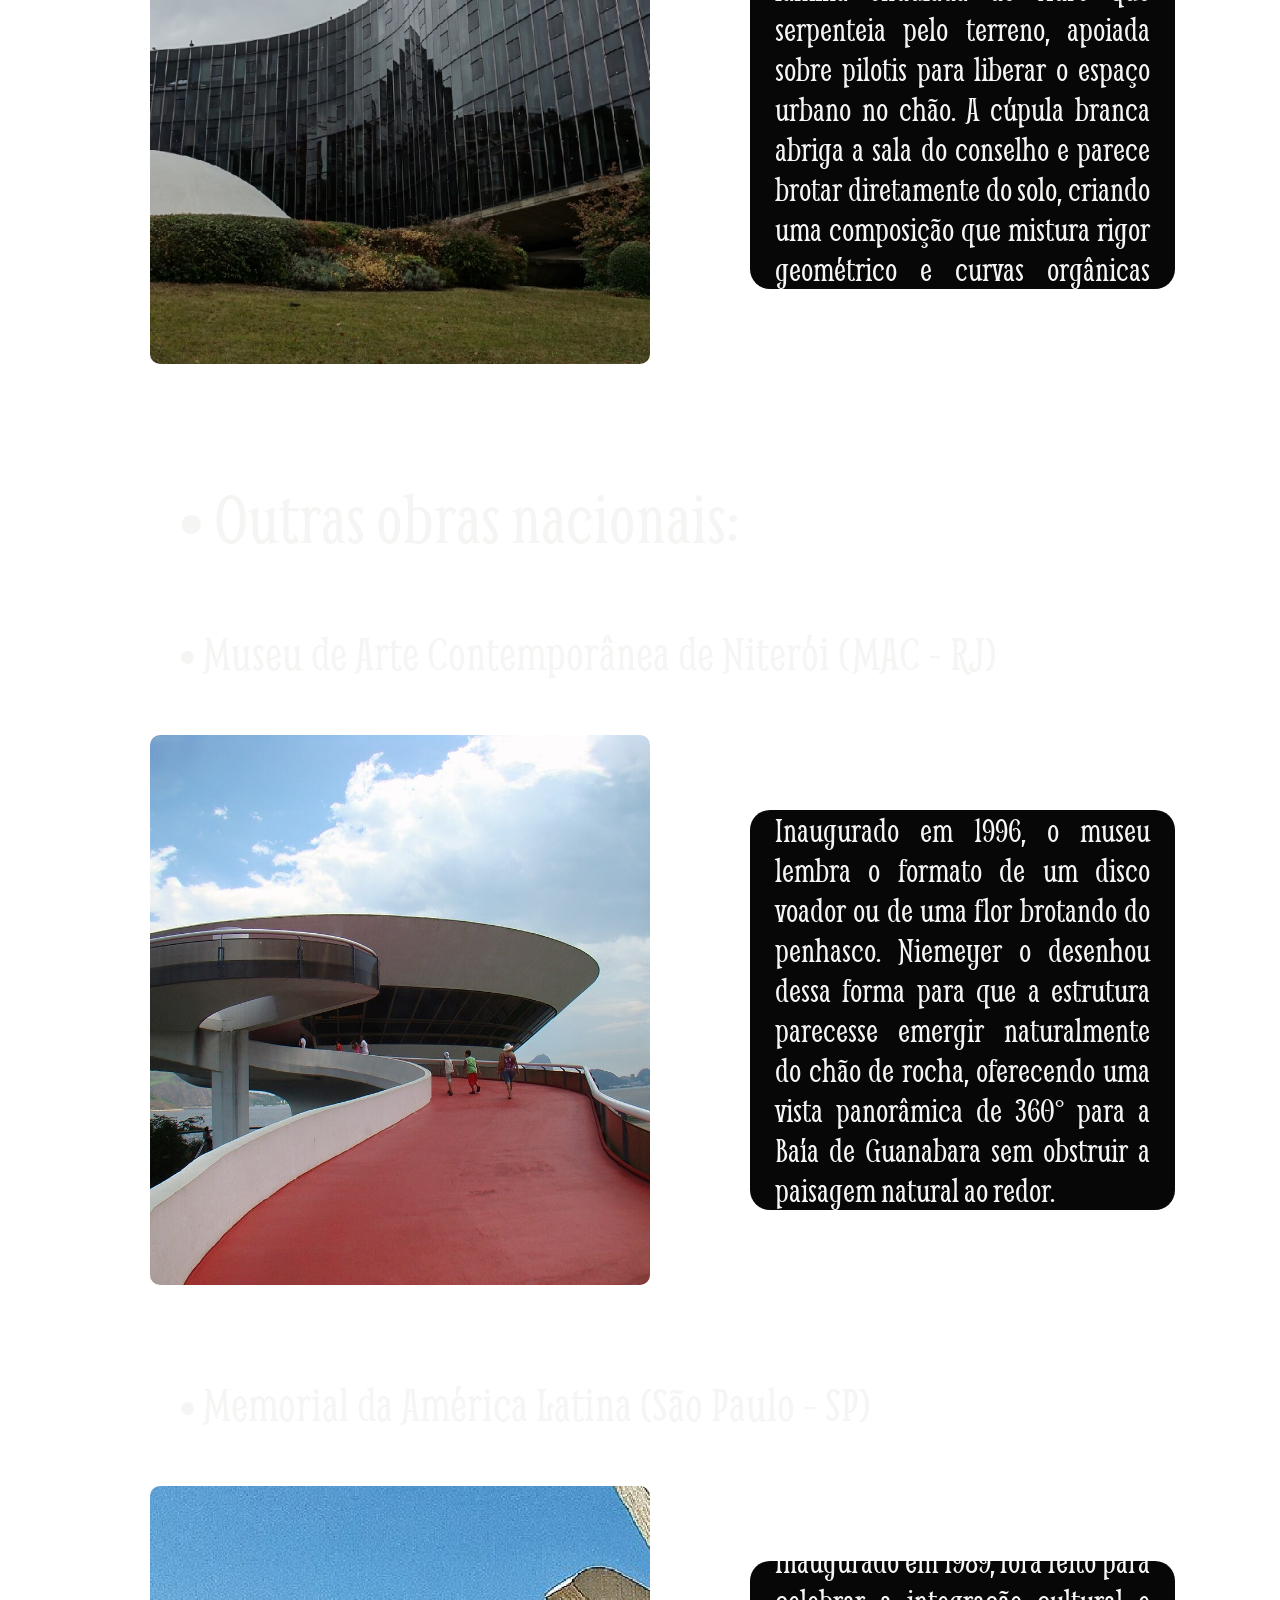
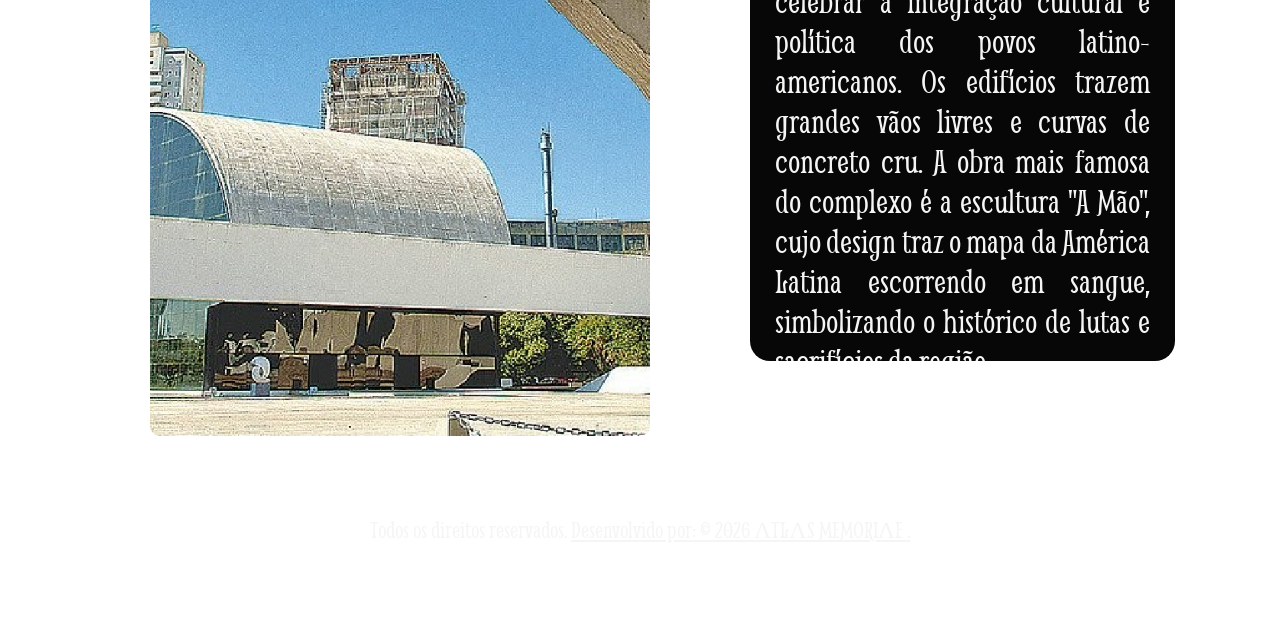
<file: portifolio.html>
<!DOCTYPE html>
<html lang="PT-BR">

<head>
    <meta charset="UTF-8">
    <meta name="viewport" content="width=device-width, initial-scale=1.0">
    <title>Portifólio Niemeyer</title>
    <link rel="icon" href="trabalhooscar/favicons/icon branco.png">
    <link rel="stylesheet" href="css/estilo.css">

</head>

<body>

     <header>
                 <a href="index.html"> <img class="logo" src="trabalhooscar/img/logosatlasoscar/Logo Oscar Niemeyer Arquitetura.png" alt="Logo de Oscar Niemeyer"> </a>
                 <p class="escrita">Oscar Niemeyer Arquitetura</p>
                    <nav id="a">
                        <a href="index.html">Página Principal</a>
                        <a href="portifolio.html">Portfólio</a>
                        <a href="paginabiografia.html">Sobre Nós</a>
                        <a href="avaliacoes.html">Avaliações</a>
                        <a href="formulário.html">Contratar Serviços</a>
                        <a href="rede.html">Rede Social</a>
                    </nav>
            </header>



    <nav class="portifolio">

        <h1 class="projetos-port">  Projetos Populares</h1> <br>
        <h2 class="projetos">  Projetos Brasilienses</h2>

        <h3 class="obra"> • Congresso Nacional </h3>

        <div class="container-flex">
            <img class="img-port-bio" src="trabalhooscar/img/projetosobras/obras brasilienses/congresso.jpg" alt="Foto do Congresso Nacional — Brasília, Brasil.">
            <p id="congresso" class="descricao">Inaugurado em 1960, o Congresso é composto por duas cúpulas e duas torres. A cúpula
                virada para baixo (Câmara dos Deputados) simboliza a abertura ao povo e o contato direto com a
                sociedade; a cúpula virada para cima (Senado Federal) simboliza a reflexão, a ponderação e o
                amadurecimento das leis. As torres verticais equilibram a horizontalidade da Esplanada.</p>
        </div>


        <h3 class="obra"> • Supremo Tribunal Federal</h3>

        <div class="container-flex">
            <img class="img-port-bio"
                src="trabalhooscar/img/projetosobras/obras brasilienses/supremo tribunal federal.jpg"  alt="Foto do Supremo Tribunal Federal (STF) — Brasília, Brasil.">
            <p id="stf" class="descricao">Inaugurado em 1960, edifício parece flutuar sobre o chão graças aos seus pilares
                externos esculpidos em curvas suaves (característica idêntica à do Palácio do Planalto). Essa leveza
                visual foi projetada para dar leveza e elegância ao peso institucional do poder judiciário.</p>
        </div>


        <h3 class="obra"> • Catedral Metropolitana de Brasília</h3>

        <div class="container-flex">
            <img class="img-port-bio" src="trabalhooscar/img/projetosobras/obras brasilienses/catedral de brasilia.jpg"  alt="Foto da Catedral Metropolitana de Brasília — Brasília, Brasil.">
            <p id="catedral" class="descricao">Inaugurada em 1970, o formato circular com 16 colunas hiperbólicas de concreto que se
                curvam para o céu foi pensado para representar duas mãos em movimento de oração ou uma coroa de
                espinhos. O design também permite que as paredes sejam inteiramente de vitrais, inundando o interior de
                luz natural e eliminando o aspecto sombrio das igrejas antigas.</p>
        </div>


        <h3 class="obra"> • Memorial JK </h3>

        <div class="container-flex">
            <img class="img-port-bio" src="trabalhooscar/img/projetosobras/obras brasilienses/memorial jk.jpg"  alt="Foto do Memorial de JK ( Juscelino Kubitschek) — Brasília, Brasil.">
            <p id="jk" class="descricao">Inaugurado em 1981, foi erguido para homenagear o fundador de Brasília, Juscelino
                Kubitschek. O pedestal principal em curva eleva a estátua de JK como se ele estivesse acenando para a
                sua maior criação, a própria capital. O design imita uma silhueta abstrata e imponente que se destaca na
                linha do horizonte do Eixo Monumental.</p>
        </div>



        <h2 id="inter" class="projetos"> • Obras Internacionais </h2>

        <h3 class="obra"> • Sede da Organização das Nações Unidas (ONU - Nova York, EUA) </h3>

        <div class="container-flex">
            <img class="img-port-bio" src="trabalhooscar/img/projetosobras/obras internacionais/sede da onu.jpg"  alt="Foto da Sede da Organização das Nações Unidas (ONU) — Nova York, EUA.">
            <p id="onu" class="descricao">Inaugurada em 1952, foi projetada por uma comissão internacional de arquitetos, mas o
                desenho final baseou-se fortemente no "Projeto 32" de Niemeyer e nas ideias de Le Corbusier. O icônico
                edifício do Secretariado em formato de lâmina alta e envidraçada, justaposto com o volume horizontal da
                Assembleia Geral, buscava expressar a modernidade, a transparência e a união pacífica dos povos no
                pós-guerra.</p>
        </div>



        <h3 class="obra"> • Sede do Partido Comunista Francês (Paris, França) </h3>

        <div class="container-flex">
            <img class="img-port-bio"
                src="trabalhooscar/img/projetosobras/obras internacionais/Sede do Partido Comunista Frances.jpg" alt="Foto da Sede do Partido Comunista Francês — Paris, França.">
            <p class="descricao">Inagurada em 1980, foi projetada por Neimeyer durante seu exílio. O edifício principal
                é uma imensa lâmina ondulada de vidro que serpenteia pelo terreno, apoiada sobre pilotis para liberar o
                espaço urbano no chão. A cúpula branca abriga a sala do conselho e parece brotar diretamente do solo,
                criando uma composição que mistura rigor geométrico e curvas orgânicas futuristas.</p>
        </div>


        <h2 id="outras" class="projetos"> • Outras obras nacionais:</h2>

        <h3 class="obra"> • Museu de Arte Contemporânea de Niterói (MAC - RJ)</h3>

        <div class="container-flex">
            <img class="img-port-bio" src="trabalhooscar/img/projetosobras/obras nacionais/museu de niteroi.jpeg" alt="Foto do Museu de Arte Comtempôranea  de Niterói. — Niterói, Rio de Janeira, Brasil.">

            <p class="descricao">Inaugurado em 1996, o museu lembra o formato de um disco voador ou de uma flor brotando
                do penhasco. Niemeyer o desenhou dessa forma para que a estrutura parecesse emergir naturalmente do chão
                de rocha, oferecendo uma vista panorâmica de 360° para a Baía de Guanabara sem obstruir a paisagem
                natural ao redor.</p>
        </div>

        <h3 class="obra"> • Memorial da América Latina (São Paulo - SP) </h3>

        <div class="container-flex">
            <img class="img-port-bio"
                src="trabalhooscar/img/projetosobras/obras nacionais/Memorial da America Latina.jpg" alt="Foto do Memorial da América Latina. — São Paulo, Brasil.">

            <p class="descricao">Inaugurado em 1989, fora feito para celebrar a integração cultural e política dos povos
                latino-americanos. Os edifícios trazem grandes vãos livres e curvas de concreto cru. A obra mais famosa
                do complexo é a escultura "A Mão", cujo design traz o mapa da América Latina escorrendo em sangue,
                simbolizando o histórico de lutas e sacrifícios da região.</p>
        </div>

    </nav>


   <footer> Todos os direitos reservados.  <a href="https://5thauany.github.io/AtlasMemoriae/"> Desenvolvido por: ©  2026 ΛTLΛS MEMORIΛE . </a> </footer>

</body>
</html>
</file>
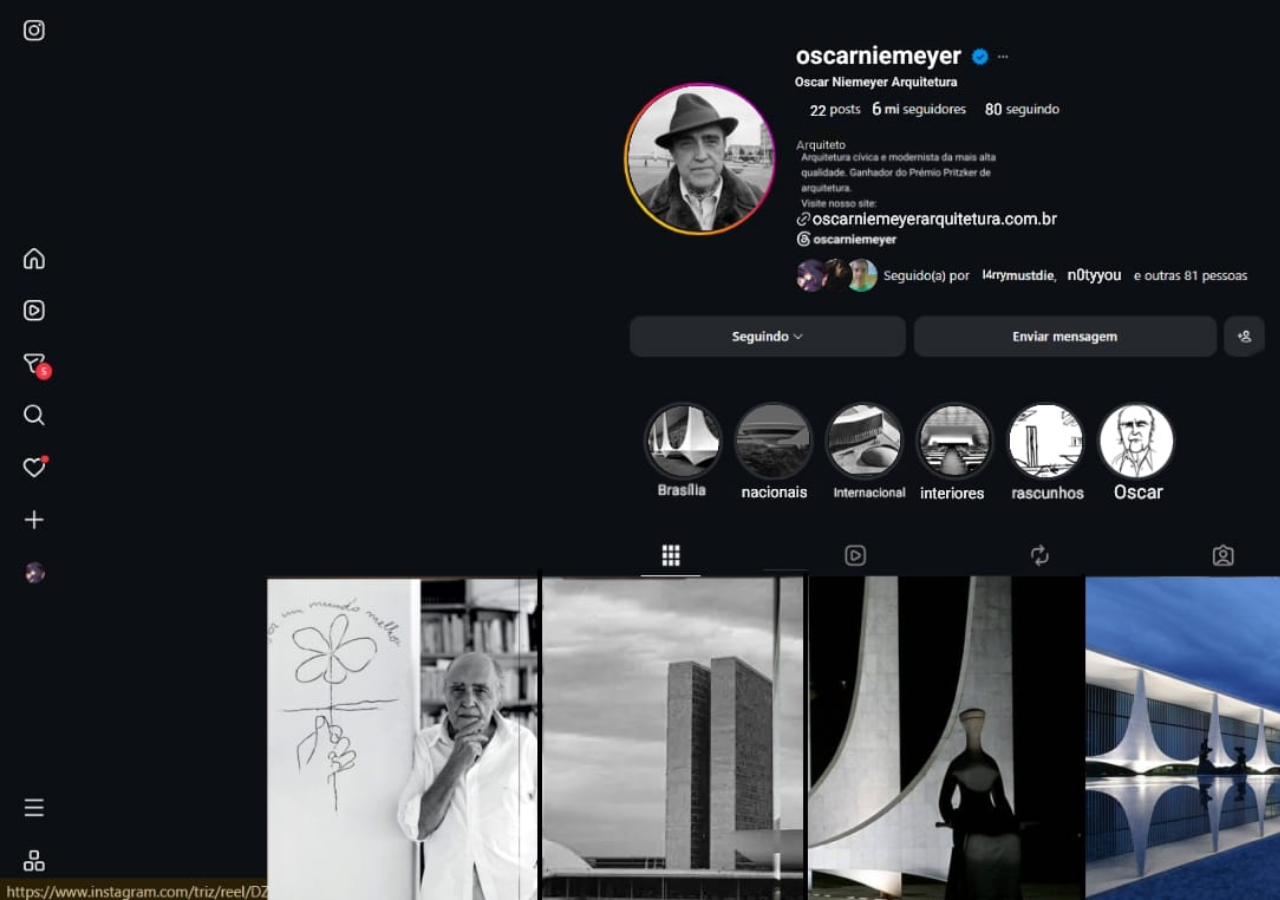
<file: rede.html>
<!DOCTYPE html>
<html lang="en">
<head>
    <meta charset="UTF-8">
    <meta name="viewport" content="width=device-width, initial-scale=1.0">
    <title>instagram.com</title>
         <link  rel="icon" href="trabalhooscar/favicons/insta favicon.png">
       <link rel="stylesheet" href="css/rede.css">
       <link rel="stylesheet" href="css/ind.css">

</head>
<body>
</body>
</html>
</file>
<file: css/estilo.css>
@import url('https://fonts.googleapis.com/css2?family=Smythe&display=swap');

:root {
    --preto: #070708;
    --branco: #F5F5F3;
    --espaco-lateral: 75px;
    --borda-radius: 20px;
}


body {
    margin: 0;
    padding-top: 125px;
    color: var(--branco);
    font-family: 'Smythe', cursive;
    font-style: normal;
    font-size: x-large;

    background-image:
        linear-gradient(rgba(0, 0, 0, 0.5)),
        url("../trabalhooscar/img/foto\ de\ fundo.jpg");
    background-repeat: no-repeat;
    background-attachment: fixed;
    background-size: cover;
    margin: 75px;
}

body#rede {
    background-image: url("trabalhooscar/img/redessociais/insta\ fake.jpeg");
    background-repeat: no-repeat;
    background-attachment: fixed;
    background-size: cover;
}

a:link,
a:visited {
    color: var(--branco);
    text-decoration: underline;
}

nav {
    display: block;
}


header {
    background-color: var(--preto);
    height: 120px;
    width: 100%;

    position: fixed;
    top: 0;
    left: 0;

    display: flex;
    justify-content: space-between;
    align-items: center;
}

.logo {
    width: 80px;
    margin-left: var(--espaco-lateral);
}

#a {
    display: flex;
    gap: 30px;
    font-size: 30px;
    padding-right: 35px;
    margin-bottom: -10px;
}

.escrita {
    font-size: 35px;
    font-weight: 100;
    text-align: justify;
}


p.escrita,ul.escrita {
    margin-left: -300px;
    margin-bottom: 20px;
}
p.escrita{
        margin-left: -450px;
}


p {
    font-size: 35px;
    font-weight: 100;
    text-align: justify;
}

h1 {
    font-size: 100px;
    text-align: left;
    padding: 10px 15px 10px 20px;
    width: fit-content;
}

h2 {
    font-size: 75px;
    text-align: left;
}

h3 {
    font-size: 50px;
    text-align: left;
}



.projetos,
.obra,
.titulo-secao,
.titulo-bio {
    border-bottom: 3px solid white;
    border-radius: 10px;
}

.projetos-port {
    max-width: 730px;
    margin-left: var(--espaco-lateral);
    margin-top: 65px;
    margin-bottom: -90px;
}

.projetos {
    font-weight: 200;
    max-width: fit-content;
    padding: 10px 15px 10px 20px;
    margin-left: 85px;
    margin-top: 100px;
    margin-bottom: 40px;
    white-space: nowrap;
}

.obra {
    font-weight: 200;
    max-width: fit-content;
    padding: 10px 15px 10px 20px;
    margin-left: 85px;
    margin-top: 20px;
    margin-bottom: 40px;
    white-space: nowrap;
}

#inter,
#outras {
    max-width: fit-content;
}

#inter {
    margin-top: 80px;
}

.titulo-secao {
    font-size: 50px;
    font-weight: 200;
    margin-left: var(--espaco-lateral);
    margin-bottom: 25px;
    max-width: fit-content;
    padding-bottom: 5px;
}

.titulo-bio {
    margin-left: var(--espaco-lateral);
}



.container-flex {
    display: flex;
    gap: 100px;
    margin-left: var(--espaco-lateral);
    margin-right: 30px;
    align-items: center;
    margin-bottom: 80px;
}

.secao-conteudo {
    margin-top: 40px;
    margin-bottom: 60px;
}



.img-port-bio {
    width: 500px;
    height: 550px;
    object-fit: cover;
    border-radius: 10px;
}



.descricao {
    height: 400px;

    display: flex;
    align-items: center;

    box-sizing: border-box;
    padding: 25px;

    color: var(--branco);
    background-color: var(--preto);

    text-align: justify;

    border-radius: var(--borda-radius);

    overflow-y: auto;
}

#historia {
    width: 90%;
    margin-left: var(--espaco-lateral);
    margin-top: 65px;
    font-size: 50px;
}



.alinhamento-biografia {
    gap: 40px;
    align-items: stretch !important;
}

.alinhamento-biografia .img-port-bio {
    flex: 1;
    width: 100%;
    height: 450px;
    border-radius: var(--borda-radius);
    margin-bottom: 0;
}

.alinhamento-biografia .descricao,
.alinhamento-biografia .descricao-lista {
    flex: 1;

    display: flex;
    flex-direction: column;
    justify-content: center;

    background-color: var(--preto);
    border-radius: var(--borda-radius);

    padding: 40px;
    margin: 0;

    overflow-y: auto;
}

.alinhamento-biografia .descricao {
    font-size: 30px;
}

.alinhamento-biografia .descricao-lista {
    font-size: 28px;
}



#lista-areas {
    list-style-type: disc;
    padding-left: 20px;
    margin: 0;
}

#lista-areas li {
    margin-left: 30px;
    margin-bottom: 25px;
    text-align: justify;
    line-height: 1.3;
}

#lista-areas li:last-child {
    margin-bottom: 0;
}



#tabela {
    margin-top: 70px;
    margin-left: var(--espaco-lateral);
    margin-right: var(--espaco-lateral);

    background-color: var(--preto);

    border-radius: 15px;

    padding: 20px;
    box-sizing: border-box;
}

.container-tabelas-flex {
    display: flex;
    flex-wrap: wrap;
    gap: 40px;

    margin-top: 50px;
    margin-left: var(--espaco-lateral);
    margin-right: var(--espaco-lateral);
}

table {
    width: 100%;
    border-collapse: collapse;
}

th {
    background-color: #000000;
    padding: 4px 8px;
    font-size: 30px;
    margin-bottom: 100px;
    border-bottom: 1px solid #ddd;
}

td {
    border-bottom: 1px solid #ddd;
    padding: 5px 10px;
    text-align: left;
    font-size: 22px;
    line-height: 1.2;
}

.currículo-biografia {
    margin-top: 20px;
}

table td:first-child, 
table th:first-child {
    border-right: 1px solid rgba(245, 245, 243, 0.3);
    padding: -30px;
}




#congresso,
#catedral,
#onu,
#stf,
#jk {
    font-size: 30px;
}


.lista-quadrados{

    border: var(--preto) 5px solid;
    background-color: var(--preto);
}

footer{
    text-align:center;
}
</file>
<file: css/ind.css>
.sobreoscar
    {
        background-repeat: no-repeat;
            background-attachment: fixed;
            background-size: cover;
  
                    
      
        margin: 25px;
    }
.sobreoscar1
    {
        display: flex;       
        flex-wrap: wrap; 
        gap: 30px;              
        margin-bottom: 50px;
        padding: 20px;
    }
.sobreoscar2
    {
        display: flex;
        flex-direction: column; 
        gap: 15px;             
        flex: 1; 
        background-color: #000000;   
        border-radius: 20px;          
    }
.foto-oscar
    {
        width: auto;
        height: auto;
        border-radius: 20px;  
    }
h4 
    {
        text-align: center;
        margin: 20px;
        Font-size: 60px;
    }
h5
    {
        text-align: right;
        margin: 20px;
        Font-size: 60px;
    }
h6
    {
        color: #f5f5f3;
        font-size: 50px;
        margin: 0;
    }
.divtotal
    {
        display: flex;
        gap: 170px;      
        justify-content: center;
    }
.anosdemercado, .projetosconcluidos, .clientesatisfeitos, .premiosganhos
    {
        background-color: #000000;
        border-radius: 20px;
        padding: 5px;
    
        height: auto;
        width: 700px;
    }
    
.anosdemercado, .clientesatisfeitos
    {
        margin-bottom: 80px;
    }
#escrita
    {
        color:#f5f5f3;
        font-size: 32px;
    }
.mini-icon
{
    height: auto;
        width: 40px;
        border-radius: 20px;
}
#escrita
{
    text-align: center;
    color: #f5f5f3;
    font-size: 70px;
}
.tituloh6
{
    align-items: center;
    display: flex;
    flex-direction: row;
    gap: 10px;
}
</file>
<file: css/formulário.css>
@import url('https://fonts.googleapis.com/css2?family=Smythe&display=swap');

body {
    margin: 0;
    margin-bottom: 30px;
    padding-top: 125px;

    color: #F5F5F3;
    font-family: 'Smythe', cursive;
    font-size: x-large;
    font-style: normal;

    background-image:
        linear-gradient(rgba(0, 0, 0, 0.5)),
        url("../trabalhooscar/img/foto\ de\ fundo.jpg");
    background-repeat: no-repeat;
    background-attachment: fixed;
    background-size: cover;
}

body#rede {
        background-image:
        linear-gradient(rgba(0, 0, 0, 0.5)),
        url("../trabalhooscar/img/foto\ de\ fundo.jpg");
    background-repeat: no-repeat;
    background-attachment: fixed;
    background-size: cover;
}


}

#a {
    display: flex;
    gap: 30px;
    font-size: 30px;
    padding-right: 35px;
}

a:link,
a:visited {
    color: #F5F5F3;
}



p {
    text-align: justify;
    font-size: 35px;
    font-weight: 100;
}

p.escrita {
    margin-left: -550px;
    margin-bottom: 20px;
}

h1 {
    text-align: left;
    font-size: 50px;

    width: fit-content;

    padding: 10px 15px 10px 20px;

    border-bottom: 3px solid white;
    border-radius: 20px;
}

h3 {
    text-align: left;
    font-size: 50px;
}



.container {
    display: flex;
    flex-direction: column;
    justify-content: center;
    align-items: center;

    min-height: 100vh;
}

.container-form {
    display: flex;
    flex-direction: column;

    padding: 3%;

    background-color: #22252A;

    border: 5px solid #070708;
    border-radius: 20px;
}

input,
select {
    margin-bottom: 10px;
}

button {
    background-color: #1A2E40;
    color: #F5F5F3;
    cursor: pointer;
}

#formulário{
    text-align: center;
}

p{
    font-size: 25px;
}
</file>
<file: css/rede.css>
body{
    background-image: url(..//trabalhooscar/img/redessociais/insta\ fake.jpeg);
    background-repeat: no-repeat;
    background-size: cover;
    height: 100dvh;
    margin: 0px;
}
</file>
